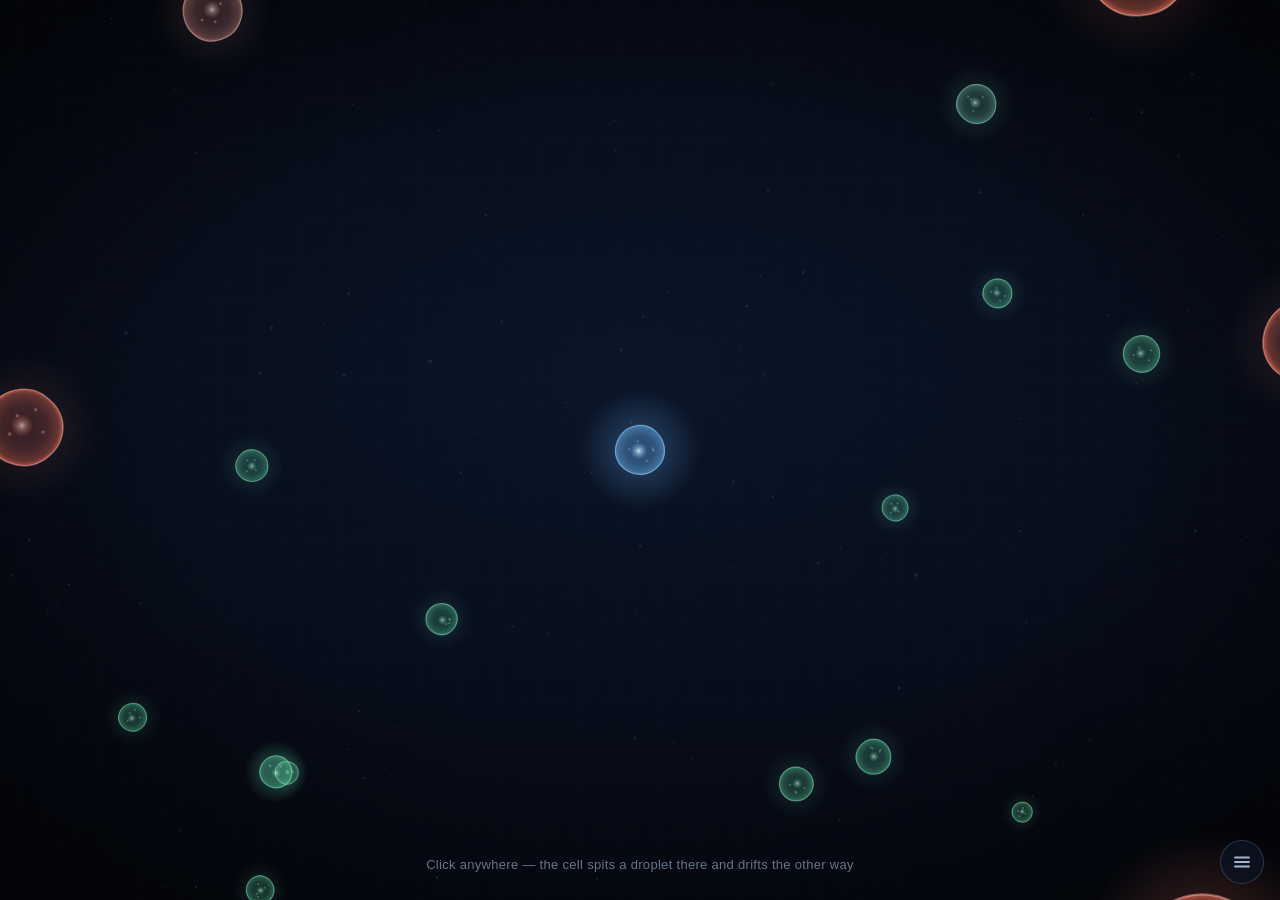
<file: osmos-lite/index.html>
<!doctype html>
<html lang="en">
<head>
<meta charset="utf-8">
<meta name="viewport" content="width=device-width,initial-scale=1,maximum-scale=1,user-scalable=no,viewport-fit=cover">
<meta name="theme-color" content="#030509">
<meta name="apple-mobile-web-app-capable" content="yes">
<meta name="mobile-web-app-capable" content="yes">
<meta name="apple-mobile-web-app-status-bar-style" content="black-translucent">
<title>Abstract Cell</title>
<link rel="manifest" href="manifest.webmanifest">
<link rel="stylesheet" href="style.css?v=25">
</head>
<body>

<canvas id="game"></canvas>
<div id="hint">Click anywhere — the cell spits a droplet there and drifts the other way</div>
<div id="over"><span>Absorbed — click to restart</span></div>
<pre id="debug"></pre>
<div id="netbar" hidden></div>

<button id="menuBtn" type="button" aria-label="Settings" aria-expanded="false" aria-controls="menu">
  <svg width="20" height="20" viewBox="0 0 20 20" aria-hidden="true">
    <path d="M3 5.5h14M3 10h14M3 14.5h14" stroke="currentColor" stroke-width="1.8" stroke-linecap="round"/>
  </svg>
</button>

<div id="menu" role="dialog" aria-label="Settings" hidden>
  <div class="m-title">Settings</div>

  <div id="mp-solo">
    <div class="m-btns"><button type="button" id="b-mp">Play with friends</button></div>
    <div class="m-note">Makes a room link for up to 6 players. Whoever opens it first hosts the world</div>
  </div>
  <div id="mp-room" hidden>
    <div class="m-row"><span>Room <b id="mp-code"></b></span><output id="mp-role"></output></div>
    <div class="m-players" id="mp-players"></div>
    <div class="m-btns"><button type="button" id="b-invite">Invite</button><button type="button" id="b-leave">Leave</button></div>
    <div class="m-note" id="mp-note"></div>
  </div>
  <div class="m-sep"></div>

  <label class="m-row" for="s-eject"><span>Droplet mass</span><output id="o-eject"></output></label>
  <input type="range" id="s-eject" min="0.25" max="10" step="0.25">

  <label class="m-row m-switch" for="s-zoom"><span>Camera zoom</span><input type="checkbox" id="s-zoom"></label>
  <label class="m-row m-switch" for="s-sound"><span>Sound</span><input type="checkbox" id="s-sound"></label>
  <label class="m-row m-switch" for="s-amb"><span>Ambience</span><input type="checkbox" id="s-amb"></label>

  <div class="m-row" id="ai-label"><span>Enemy behavior</span></div>
  <div class="m-chips" role="radiogroup" aria-labelledby="ai-label">
    <label><input type="radio" name="ai" value="drift"><span>Drift</span></label>
    <label><input type="radio" name="ai" value="hunt"><span>Hunt</span></label>
    <label><input type="radio" name="ai" value="school"><span>Schools</span></label>
    <label><input type="radio" name="ai" value="whirl"><span>Whirlpool</span></label>
    <label><input type="radio" name="ai" value="still"><span>Still</span></label>
  </div>
  <div class="m-note" id="o-ai" aria-live="polite"></div>

  <label class="m-row m-switch" for="s-bact"><span>Bacteria</span><input type="checkbox" id="s-bact"></label>
  <div class="m-note">Dark hunters that grab smaller cells with tentacles — you too. Burst away to break free</div>
  <div id="bact-amt" hidden>
    <label class="m-row" for="s-bamt"><span>Amount</span><output id="o-bamt"></output></label>
    <input type="range" id="s-bamt" min="0" max="1000" step="1">
  </div>

  <div class="m-sep" id="sep-world">New world</div>

  <label class="m-row" for="s-enemies"><span>Density</span><output id="o-enemies"></output></label>
  <input type="range" id="s-enemies" min="0" max="1000" step="1">

  <label class="m-row" for="s-diff"><span>Difficulty</span><output id="o-diff"></output></label>
  <input type="range" id="s-diff" min="0" max="100" step="5">

  <label class="m-row" for="s-map"><span>Map size</span><output id="o-map"></output></label>
  <input type="range" id="s-map" min="0" max="1000" step="1">

  <label class="m-row" for="s-maxe"><span>Max enemy size</span><output id="o-maxe"></output></label>
  <input type="range" id="s-maxe" min="0" max="1000" step="1">

  <div class="m-btns">
    <button type="button" id="b-defaults">Defaults</button>
    <button type="button" id="b-new">New world</button>
  </div>

  <label class="m-row m-switch m-last" for="s-debug"><span>Show FPS</span><input type="checkbox" id="s-debug"></label>
</div>

<script src="game.js?v=25"></script>
<script src="net.js?v=25"></script>
</body>
</html>
</file>
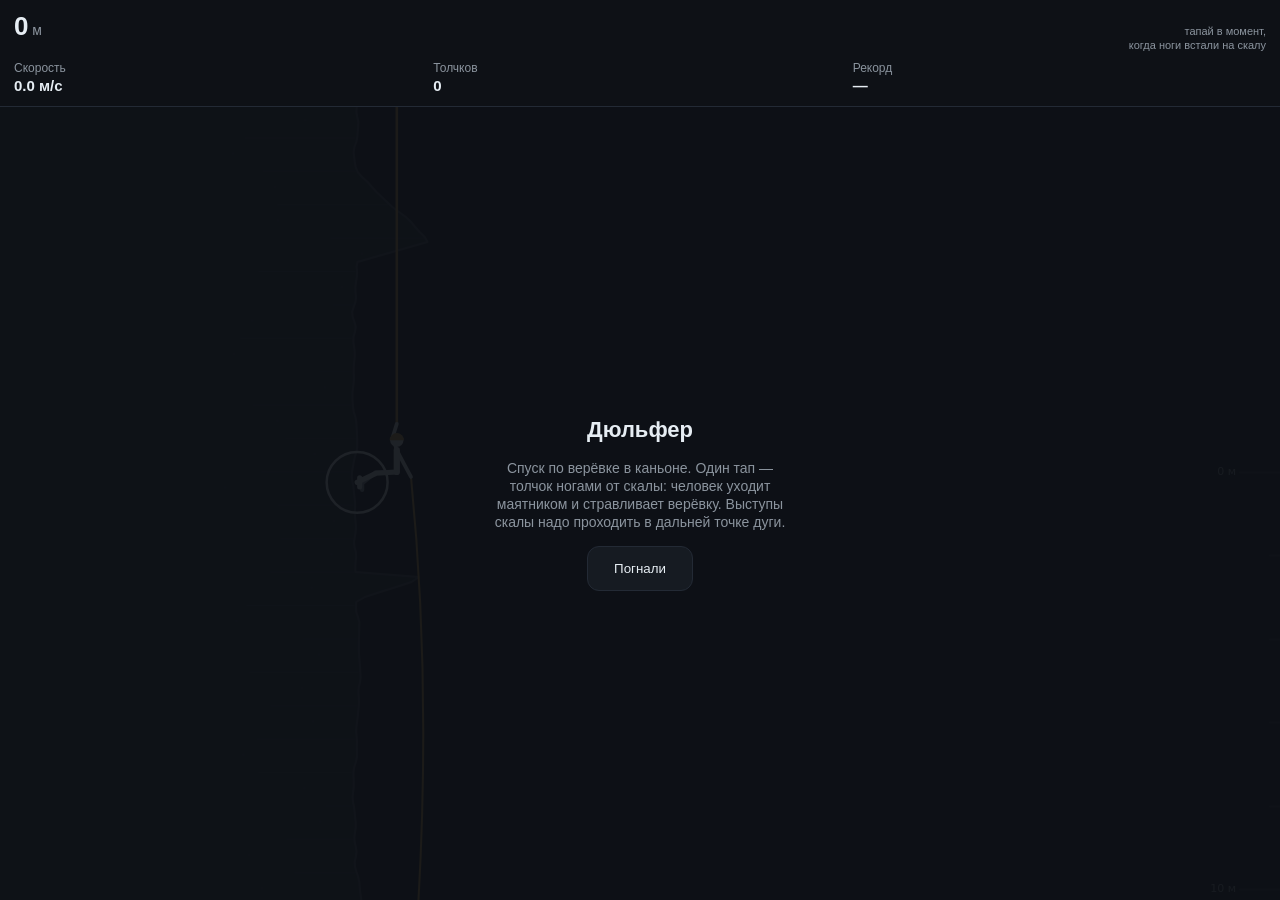
<file: rappel/index.html>
<!doctype html>
<html lang="ru">
<head>
<meta charset="utf-8">
<meta name="viewport" content="width=device-width,initial-scale=1,maximum-scale=1,user-scalable=no,viewport-fit=cover">
<meta name="theme-color" content="#0e1116">
<title>Abstract Rappel</title>
<style>
  /* touch-action не наследуется, поэтому ставим всем: убирает зум по двойному тапу */
  * { box-sizing: border-box; margin: 0; padding: 0; touch-action: manipulation }
  :root {
    --bg:#0e1116; --panel:#161b22; --line:#232a35;
    --fg:#e6edf3; --dim:#8b949e; --up:#2ea043; --down:#e5534b;
    color-scheme: dark;
  }
  body {
    display: flex; flex-direction: column; height: 100dvh; overflow: hidden;
    background: var(--bg); color: var(--fg);
    font: 14px/1.3 -apple-system, BlinkMacSystemFont, "Segoe UI", Roboto, sans-serif;
    padding: env(safe-area-inset-top) env(safe-area-inset-right) env(safe-area-inset-bottom) env(safe-area-inset-left);
    user-select: none; -webkit-user-select: none; -webkit-text-size-adjust: 100%;
  }
  header { padding: 10px 14px; border-bottom: 1px solid var(--line) }
  .row { display: flex; justify-content: space-between; align-items: baseline; gap: 10px }
  .depth { font-size: 26px; font-weight: 600 }
  .unit { color: var(--dim) }
  .hint { font-size: 11px; color: var(--dim); text-align: right }
  .stats { display: grid; grid-template-columns: repeat(3, 1fr); gap: 6px; margin-top: 8px; font-size: 12px; color: var(--dim) }
  .stats b { display: block; font-size: 15px; font-weight: 600; color: var(--fg) }
  .depth, .stats b { font-variant-numeric: tabular-nums }
  main { position: relative; flex: 1; min-height: 0; touch-action: none; -webkit-tap-highlight-color: transparent }
  canvas { display: block; width: 100%; height: 100% }
  #over {
    position: absolute; inset: 0; display: none; flex-direction: column; gap: 14px;
    align-items: center; justify-content: center; text-align: center; padding: 0 28px;
    background: rgba(14,17,22,.92);
  }
  #over.show { display: flex }
  #over h1 { font-size: 22px }
  #over p { color: var(--dim); max-width: 22em }
  button {
    padding: 14px 26px; border: 1px solid var(--line); border-radius: 12px;
    background: var(--panel); color: var(--fg); cursor: pointer;
    font: 600 16px/1 inherit; -webkit-tap-highlight-color: transparent;
  }
  button:active { transform: translateY(1px) }
</style>
</head>
<body>

<header>
  <div class="row">
    <span><span class="depth" id="depth">0</span><span class="unit"> м</span></span>
    <span class="hint">тапай в момент,<br>когда ноги встали на скалу</span>
  </div>
  <div class="stats">
    <div>Скорость<b id="spd">0.0 м/с</b></div>
    <div>Толчков<b id="kicks">0</b></div>
    <div>Рекорд<b id="best">&mdash;</b></div>
  </div>
</header>

<main>
  <canvas id="c"></canvas>
  <div id="over" class="show">
    <h1 id="verdict">Дюльфер</h1>
    <p id="result">Спуск по верёвке в каньоне. Один тап — толчок ногами от скалы: человек уходит маятником и стравливает верёвку. Выступы скалы надо проходить в дальней точке дуги.</p>
    <button id="go">Погнали</button>
  </div>
</main>

<script>
'use strict';

// Всё, что касается физики, считается в метрах: пиксели живут только в отрисовке.

// --- человек и снаряжение -------------------------------------------------
const SCALE = 19;      // метров по высоте экрана — отсюда масштаб в пикселях
const CYF   = 0.46;    // где висит человек, доля высоты экрана
const PXF   = 0.31;    // где проходит отвес верёвки, доля ширины
const ROPE  = 7;       // длина маятника: от неё зависит форма дуги
const REACH = 0.95;    // от бёдер до носка вытянутой ноги
const BODY  = 0.38;    // радиус корпуса: скала ближе — удар
const FOOT  = 0.25;    // ступни ниже бёдер
const THIGH = 0.5, SHIN = 0.5;
const TMAX  = 0.62;    // рад: дальше человека унесло бы за край экрана

// --- маятник и толчок -----------------------------------------------------
const OM2     = 4.0;   // «g/L» маятника: период 2π/√OM2 ≈ 3.1 с, значит дуга от
                       // скалы и назад — полторы секунды свободного полёта
const DAMP    = 0.22;  // трение, 1/с
const KICK    = 0.55;  // рад/с: толчок в самом конце окна
const SNAP    = 0.45;  // и сколько к нему добавляет толчок в начале окна
const WIN     = 0.35;  // с: столько ноги держат скалу — окно на толчок
const MISS    = 0.30;  // с: столько после толчка в воздух ноги сбиты
const SLOP    = 0.35;  // и такая доля окна остаётся, если встать пришлось сбитыми
const DRAG    = 0.55;  // с: столько можно проехать по скале, упираясь ногами

// --- спуск ----------------------------------------------------------------
const V0 = 2.5, VK = 0.006, VMAX = 5.5;   // м/с: база и разгон с каждым метром
const STEP  = 1 / 120; // шаг физики, с

const $ = id => document.getElementById(id);
const cv = $('c'), ctx = cv.getContext('2d');
const clamp = (v, a, b) => v < a ? a : v > b ? b : v;

let W = 0, H = 0, M = 0, PX = 0, CY = 0;   // экран: ширина, высота, px в метре, отвес, линия бёдер
let depth, ph, th, w, winT, dragT, miss, onRock, ext;
let dead, started, kicks, flash, hitT, hitX, hitY, last, hudAt;

// --- рекорд в localStorage ------------------------------------------------
const KEY = 'abstract-rappel';
let saved = {};
try { saved = JSON.parse(localStorage.getItem(KEY)) || {}; } catch (e) {}
function persist() { try { localStorage.setItem(KEY, JSON.stringify(saved)); } catch (e) {} }

// --- профиль скалы --------------------------------------------------------
// Порода задана шумом от глубины, а не массивом: скала бесконечна и одинакова
// при любом кадре, так что её не нужно нигде хранить.
function rnd(i, seed) {                // детерминированный хеш -> [0,1)
  let h = Math.imul(i | 0, 374761393) ^ Math.imul(seed, 668265263);
  h = Math.imul(h ^ (h >>> 13), 1274126177);
  return ((h ^ (h >>> 16)) >>> 0) / 4294967296;
}

function noise(x, seed) {               // сглаженный value-noise с периодом 1
  const i = Math.floor(x), f = x - i, s = f * f * (3 - 2 * f);
  return rnd(i, seed) * (1 - s) + rnd(i + 1, seed) * s;
}

// Вылет породы в метрах: 0 — средняя стена, плюс — выступ, минус — ниша.
// Ниши вдвое мельче выступов, иначе скала уезжает за левый край экрана.
// К глубине выступы становятся выше — иначе игра перестаёт усложняться, как
// только спуск упрётся в VMAX. А длина волны постоянная: если делить глубину на
// меняющийся период, рельеф рвётся в пилу на ровном месте.
function wall(d) {
  const v = 0.72 * (noise(ph + d / 9, 11) * 2 - 1) + 0.28 * (noise(ph + d / 4.5, 29) * 2 - 1);
  const face = v > 0 ? v * (2.1 + clamp(d / 500, 0, 1) * 1.1) : v * 1.15;
  return Math.max(face, shelf(d));   // не сумма: иначе карниз на выступе не облететь
}

// Карниз — полка с подрезом: сверху порода набегает плавно, а под полкой резко
// уходит внутрь. Опасен именно подрез: над головой камень, под ногами пустота,
// и ноги, которые идут первыми, выступа уже не чувствуют. Пройти можно только по
// дуге, зато снизу полку видно заранее. Одна на 11 м, к глубине — чаще и выше.
function shelf(d) {
  const q = ph + d / 11, i = Math.floor(q), k = clamp(d / 500, 0, 1);
  const h = rnd(i, 7);
  if (h < 0.65 - 0.35 * k) return 0;
  const t = (q - i - rnd(i, 13) * 0.6) * 11;          // метров ниже кромки полки
  if (t < -1.6 || t > 0.5) return 0;
  const top = (0.9 + h * 0.9) * (1 + 0.5 * k);
  return t < 0 ? top * (1 + t / 1.6) : top * (1 - t / 0.5);
}

// Мелкая шероховатость — только для картинки: зазубрина меньше ботинка
// не должна решать судьбу партии, поэтому в столкновения она не входит.
const rough = d => 0.11 * (noise(ph + d, 53) * 2 - 1) + 0.05 * (noise(ph + d * 3.1, 71) * 2 - 1);

// самый близкий к человеку камень на отрезке глубин
function peak(a, b) {
  let m = -9;
  for (let i = 0; i <= 5; i++) { const v = wall(a + (b - a) * i / 5); if (v > m) m = v; }
  return m;
}

// Куда дотягиваются ноги и что задевает корпус. Человек висит на отвесе,
// поднимаясь над линией покоя на ROPE*(1-cos th), поэтому глубины считаем от неё.
const rise = () => ROPE * (1 - Math.cos(th));
const footWall = () => peak(depth + 0.10 - rise(), depth + 0.45 - rise());
const bodyWall = () => peak(depth - 0.95 - rise(), depth + 0.10 - rise());

// --- партия ---------------------------------------------------------------
// Стартовать надо там, где стена в пределах досягаемости и без карниза над
// головой: иначе первый же кадр — удар, и играть не в чем.
function hostile(d) {
  const f = peak(d + 0.10, d + 0.45);
  return f < -0.9 || peak(d - 0.95, d + 0.10) > f + 0.5;
}

function reset() {
  ph = Math.random() * 1e4;              // сдвиг шума: у каждой партии своя скала
  while (hostile(0) || hostile(2) || hostile(4)) ph += 0.7;
  depth = 0;
  th = 0; w = 0; ext = 1; winT = WIN; dragT = 0; miss = 0; onRock = true;
  dead = false; started = false; kicks = 0; flash = 0; hitT = 0;
  last = performance.now(); hudAt = 0;
  over('Дюльфер', 'Спуск по верёвке в каньоне. Один тап — толчок ногами от скалы: человек уходит маятником и стравливает верёвку. Выступы скалы надо проходить в дальней точке дуги.', 'Погнали');
  hud();
}

function over(title, text, btn) {
  $('verdict').textContent = title;
  $('result').textContent = text;
  $('go').textContent = btn;
  $('over').classList.add('show');
}

function begin() {
  if (dead) reset();
  $('over').classList.remove('show');
  started = true;
  last = performance.now();
  kick();                                // первый тап сразу и отталкивает
}

function crash(why) {
  dead = true;
  const m = Math.round(depth);
  saved.best = Math.max(saved.best || 0, m);
  persist();
  hitX = ROPE * Math.sin(th); hitY = -rise(); hitT = 0;
  const tail = ' Глубина: ' + m + ' м · рекорд: ' + saved.best + ' м.';
  over(why === 'drag' ? 'Протащило по скале' : 'Впечатался в скалу',
       (why === 'drag'
         ? 'Толкаться надо в тот момент, когда ноги встали на камень: пропустил — и верёвка тащит тебя по породе.'
         : 'Нависание надо проходить в дальней точке дуги: толчок в самом начале окна, тогда вылет выше.') + tail,
       'Ещё раз');
  hud();
}

// --- толчок ---------------------------------------------------------------
// Сила толчка абсолютная, а не считается от угла стойки: встать можно и в нишу,
// где угол отрицательный, и дуга тогда выходила бы вдвое ниже задуманной.
// У маятника период не зависит от амплитуды, поэтому глубина прыжка при любом
// толчке примерно одна, а точность тапа решает ровно одно — насколько далеко от
// скалы человек пролетит. В воздухе тап только болтает ногами.
function kick() {
  if (dead || !started) return;
  if (winT <= 0) { miss = MISS; flash = -0.14; return; }   // толчок в воздух — ноги сбиты
  w = KICK + SNAP * (winT / WIN);
  winT = 0; flash = 0.18; kicks++;
}

// --- физика ---------------------------------------------------------------
// Угол, на котором носок достаёт до камня: ROPE*sin(th) - REACH = wall - REACH.
// Пиксели тут не нужны — вся физика в метрах и радианах.
const footAngle = () => Math.asin(clamp(footWall() / ROPE, -1, 1));

function sim(dt) {
  // спуск: база растёт с глубиной, ноги на скале придерживают, толчок стравливает
  const v = speed();
  depth += v * dt;

  // маятник
  w -= OM2 * Math.sin(th) * dt;
  w -= w * Math.min(DAMP * dt, 1);
  th += w * dt;
  if (th > TMAX) { th = TMAX; if (w > 0) w = 0; }

  // Ноги упираются в породу и не пускают внутрь — это чистая геометрия.
  const fa = footAngle(), was = onRock;
  onRock = th <= fa;
  if (onRock) {
    th = fa;
    if (w < 0) w = 0;                       // удар погасили ноги
    // Встал в стойку — открылось окно на толчок. Открывается только по фронту:
    // пока ноги не оторвались от породы, второй раз встать нельзя. Если перед
    // этим человек махнул ногами в воздух, окно откроется куцым — толкнуться
    // можно, но слабо. Совсем закрывать нельзя, иначе один неудачный тап запирал
    // бы игрока навсегда.
    if (!was) winT = WIN * (miss > 0 ? SLOP : 1);
  } else dragT = 0;
  if (winT > 0) winT -= dt;
  if (onRock && winT <= 0) dragT += dt;     // стойка ушла — человека тащит по скале
  if (miss > 0) miss -= dt;

  // ноги в кадре: на скале вытянуты, в воздухе поджаты и тянутся к породе
  const target = hold() ? 1 : 0.68 + 0.32 * Math.max(0, flash / 0.18);
  ext += (target - ext) * Math.min(dt * 16, 1);
  if (flash > 0) flash = Math.max(0, flash - dt);
  if (flash < 0) flash = Math.min(0, flash + dt);

  // Два способа проиграть: поймать корпусом камень или проехать по скале.
  // Второе — ровно то, чего в дюльфере и нельзя: спускаться, упираясь ногами в
  // породу. Верёвка идёт, ноги скребут, и это кончается срывом.
  if (ROPE * Math.sin(th) < bodyWall() - REACH + BODY) crash('rock');
  else if (dragT > DRAG) crash('drag');
}

// Ноги держат скалу лишь мгновение, пока не ушла инерция: ровно в это время
// верёвка стоит, и это единственная пауза в спуске. Оттолкнулся — ушёл по дуге и
// поехал вниз. Не успел — ноги соскользнули, дуги нет, и дальше человек падает
// вдоль самой скалы, где его достаёт любое нависание.
const hold = () => winT > 0;
function speed() {
  return hold() ? 0 : Math.min(V0 + depth * VK, VMAX);
}

// --- интерфейс ------------------------------------------------------------
function hud() {
  $('depth').textContent = Math.round(depth);
  $('spd').textContent = (started && !dead ? speed() : 0).toFixed(1) + ' м/с';
  $('kicks').textContent = kicks;
  $('best').textContent = saved.best ? saved.best + ' м' : '—';
}

function resize() {
  const r = cv.getBoundingClientRect(), d = Math.min(window.devicePixelRatio || 1, 2);
  W = r.width; H = r.height;
  // масштаб задаёт высота, но по ширине должны уместиться и ниши, и вынос дуги
  M = Math.min(H / SCALE, W * 0.14);
  PX = W * PXF; CY = H * CYF;
  cv.width = Math.round(W * d); cv.height = Math.round(H * d);
  ctx.setTransform(d, 0, 0, d, 0, 0);
}

// экран -> глубина и глубина -> экран
const atY = y => depth + (y - CY) / M;
const yOf = d => CY + (d - depth) * M;
const surfPx = d => PX + (wall(d) + rough(d) - REACH) * M;

function draw() {
  ctx.clearRect(0, 0, W, H);
  ctx.font = '11px system-ui, sans-serif';
  ctx.textBaseline = 'middle';

  rock();
  axis();
  ropeLine();
  person();
  if (dead) burst();
}

function rock() {
  ctx.beginPath();
  ctx.moveTo(0, -20);
  for (let y = -20; y <= H + 20; y += 5) ctx.lineTo(surfPx(atY(y)), y);
  ctx.lineTo(0, H + 20);
  ctx.closePath();
  ctx.fillStyle = '#1a212b';
  ctx.fill();

  // штрихи вдоль края и крапины: по ним видно, что скала едет наверх
  ctx.lineWidth = 1;
  const top = atY(-1), bot = atY(H + 1);
  for (let k = Math.floor(top / 0.8) * 0.8; k <= bot; k += 0.8) {
    const r = rnd(Math.round(k / 0.8), 91), x = surfPx(k), y = yOf(k);
    ctx.strokeStyle = 'rgba(230,237,243,' + (0.03 + r * 0.05).toFixed(3) + ')';
    ctx.beginPath();
    ctx.moveTo(Math.max(0, x - (0.5 + r * 2.2) * M), y);
    ctx.lineTo(x - 2, y);
    ctx.stroke();
    ctx.fillStyle = 'rgba(230,237,243,.05)';
    ctx.fillRect(Math.max(1, x - (0.3 + rnd(Math.round(k / 0.8), 97) * 3) * M), y + 0.35 * M, 2, 2);
  }

  // кромка: по ней читается форма выступа, поэтому она ярче самой породы
  ctx.beginPath();
  for (let y = -20; y <= H + 20; y += 5) {
    const x = surfPx(atY(y));
    y === -20 ? ctx.moveTo(x, y) : ctx.lineTo(x, y);
  }
  ctx.strokeStyle = '#3b4553';
  ctx.lineWidth = 2; ctx.lineJoin = 'round';
  ctx.stroke();
}

function axis() {
  const top = depth - CY / M, bot = top + H / M;
  ctx.textAlign = 'right';
  for (let k = Math.ceil(top / 2) * 2; k <= bot; k += 2) {
    const y = Math.round(CY + (k - depth) * M) + .5, big = k % 10 === 0;
    if (k < 0) continue;
    ctx.strokeStyle = '#232a35';
    ctx.beginPath(); ctx.moveTo(W - (big ? 40 : 10), y); ctx.lineTo(W, y); ctx.stroke();
    if (big) { ctx.fillStyle = '#8b949e'; ctx.fillText(k + ' м', W - 44, y); }
  }
  ctx.textAlign = 'left';
}

// Верёвка уходит вверх по линии маятника и теряется за верхним краем: якорь
// остался далеко наверху, и видеть его не нужно.
function ropeLine() {
  const s = Math.sin(th), c = Math.cos(th);
  const hx = PX + ROPE * s * M, hy = CY - ROPE * (1 - c) * M;
  const gx = hx - 1.15 * s * M, gy = hy - 1.15 * c * M;   // рука на верёвке
  const len = (gy + 30) / Math.max(c, 0.2);
  ctx.strokeStyle = '#c99a3c';
  ctx.lineWidth = 2.5;
  ctx.beginPath(); ctx.moveTo(gx, gy); ctx.lineTo(gx - s * len, gy - c * len); ctx.stroke();

  // и свободный конец, который человек держит тормозящей рукой
  const bx = hx + (0.34 * c + 0.12 * s) * M, by = hy + (-0.34 * s + 0.12 * c) * M;
  ctx.lineWidth = 2;
  ctx.beginPath();
  ctx.moveTo(bx, by);
  ctx.quadraticCurveTo(bx + 0.5 * M + w * 6, (by + H) / 2, bx + 0.15 * M, H + 20);
  ctx.stroke();
}

// двухкостная кисть: колено (или локоть) отводим в сторону bend
function joint(ax, ay, bx, by, l1, l2, bend) {
  const dx = bx - ax, dy = by - ay;
  const d = Math.min(Math.hypot(dx, dy) || 1e-6, l1 + l2 - 1e-4);
  const a = (l1 * l1 - l2 * l2 + d * d) / (2 * d);
  const h = Math.sqrt(Math.max(0, l1 * l1 - a * a));
  return [ax + (a * dx - h * dy * bend) / d, ay + (a * dy + h * dx * bend) / d];
}

function person() {
  const s = Math.sin(th), c = Math.cos(th);
  const hx = PX + ROPE * s * M, hy = CY - ROPE * (1 - c) * M;
  // локальные оси: ly — вверх по верёвке, lx — от скалы. Корпус висит по верёвке,
  // а ноги живут в экранных координатах: они тянутся к породе по горизонтали.
  const lp = (lx, ly) => [hx + (lx * c + ly * s) * M, hy + (-lx * s + ly * c) * M];
  const sh = lp(0, -0.52), hd = lp(0, -0.76), gr = lp(0, -1.15), bh = lp(0.34, 0.12);

  // ноги: до породы, но не дальше вытянутой ноги
  const gap = clamp(Math.min(ROPE * s - footWall() + REACH, REACH * ext), 0.3, REACH);
  const fx = hx - gap * M, fy = hy + FOOT * M;

  ctx.lineCap = 'round'; ctx.lineJoin = 'round';

  // дальняя нога — тусклее и чуть ниже, так фигура читается объёмнее
  leg(hx, hy, fx + 0.06 * M, fy + 0.07 * M, '#8f9aa8', 0.1);
  leg(hx, hy, fx, fy, '#e6edf3', 0.12);

  ctx.strokeStyle = '#e6edf3';
  ctx.lineWidth = 0.15 * M;
  ctx.beginPath(); ctx.moveTo(hx, hy); ctx.lineTo(sh[0], sh[1]); ctx.stroke();   // корпус

  ctx.lineWidth = 0.09 * M;
  const el1 = joint(sh[0], sh[1], gr[0], gr[1], 0.33 * M, 0.33 * M, -1);
  ctx.beginPath(); ctx.moveTo(sh[0], sh[1]); ctx.lineTo(el1[0], el1[1]); ctx.lineTo(gr[0], gr[1]); ctx.stroke();
  const el2 = joint(sh[0], sh[1], bh[0], bh[1], 0.33 * M, 0.33 * M, 1);
  ctx.beginPath(); ctx.moveTo(sh[0], sh[1]); ctx.lineTo(el2[0], el2[1]); ctx.lineTo(bh[0], bh[1]); ctx.stroke();

  ctx.fillStyle = '#e6edf3';
  ctx.beginPath(); ctx.arc(hd[0], hd[1], 0.16 * M, 0, 7); ctx.fill();
  ctx.fillStyle = '#c99a3c';                                  // каска
  ctx.beginPath(); ctx.arc(hd[0], hd[1], 0.17 * M, Math.PI - th, 2 * Math.PI - th); ctx.fill();

  // окно точного толчка: пока кольцо у ботинка не сжалось, удар ещё можно вернуть в дугу
  if (hold()) {
    ctx.strokeStyle = 'rgba(46,160,67,' + (0.25 + 0.75 * winT / WIN).toFixed(2) + ');';
    ctx.lineWidth = 2.5;
    ctx.beginPath(); ctx.arc(fx, fy, (0.18 + 0.55 * winT / WIN) * M, 0, 7); ctx.stroke();
  }
}

function leg(hx, hy, fx, fy, color, wd) {
  const kn = joint(hx, hy, fx, fy, THIGH * M, SHIN * M, 1);
  ctx.strokeStyle = color; ctx.lineWidth = wd * M;
  ctx.beginPath();
  ctx.moveTo(hx, hy); ctx.lineTo(kn[0], kn[1]); ctx.lineTo(fx, fy);
  ctx.moveTo(fx + 0.06 * M, fy - 0.11 * M); ctx.lineTo(fx + 0.06 * M, fy + 0.11 * M);   // подошва
  ctx.stroke();
}

function burst() {
  hitT += 1 / 60;
  const r = (0.3 + hitT * 6) * M, a = Math.max(0, 1 - hitT * 1.6);
  ctx.strokeStyle = 'rgba(229,83,75,' + a.toFixed(2) + ')';
  ctx.lineWidth = 3;
  ctx.beginPath(); ctx.arc(PX + hitX * M, CY + hitY * M, r, 0, 7); ctx.stroke();
}

// --- цикл -----------------------------------------------------------------
function frame(now) {
  if (started && !dead) {
    let acc = (now - last) / 1000;
    if (acc > 0.25) acc = STEP;          // вкладка была свёрнута — не догоняем
    while (acc > 1e-6 && !dead) { const dt = Math.min(STEP, acc); sim(dt); acc -= dt; }
    if (now - hudAt > 80) { hud(); hudAt = now; }
  }
  last = now;
  draw();
  requestAnimationFrame(frame);
}

$('go').onclick = begin;
document.querySelector('main').addEventListener('pointerdown', e => {
  if ($('over').classList.contains('show')) return;   // там своя кнопка
  e.preventDefault();
  kick();
});
addEventListener('keydown', e => {
  if (e.key !== ' ' && e.key !== 'ArrowUp' && e.key !== 'Enter') return;
  e.preventDefault();
  $('over').classList.contains('show') ? begin() : kick();
});
new ResizeObserver(resize).observe(cv);

resize();
reset();
requestAnimationFrame(frame);
</script>
</body>
</html>
</file>
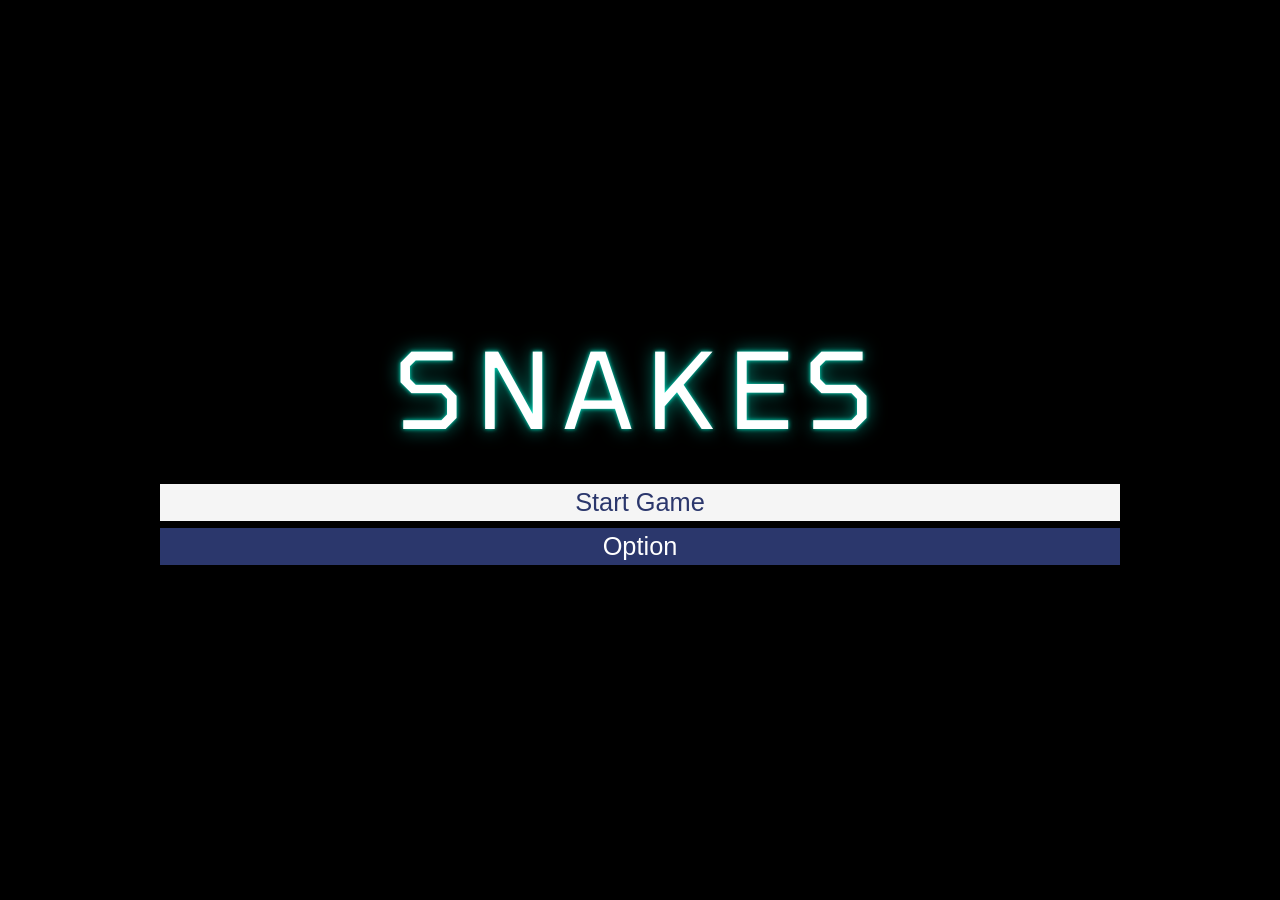
<file: Snake3D/index.html>
<!doctype html>
<html lang="en">
<head>
  <meta charset="utf-8">
  <meta name="viewport" content="width=device-width,initial-scale=1,maximum-scale=1,user-scalable=no,viewport-fit=cover">
  <meta name="theme-color" content="#000000">
  <title>Snakes 3D</title>
  <link rel="stylesheet" href="style.css?v=26">
</head>
<body>
  <main id="app">
    <canvas id="game" aria-label="Snakes 3D"></canvas>

    <section id="hud" class="hidden">
      <div class="top">
        <div class="third popups" id="popups"></div>
        <div class="third state">
          <div id="score">000000</div>
          <div class="power"><div></div></div>
        </div>
        <div class="third combo"><span id="mult">x1</span></div>
      </div>
      <div id="found" class="hidden"></div>
      <button id="pause-button" aria-label="Pause"><span>Pause</span></button>
      <div id="start-prompt" class="hidden">Tap to start</div>
      <button id="boost-button" class="hidden" aria-label="Boost"><span>Boost</span></button>
      <div id="fps" class="hidden"></div>
    </section>

    <section id="menu">
      <div class="panel" data-panel="main">
        <div class="logo">SNAKES</div>
        <button data-go="start">Start Game</button>
        <button data-go="options">Option</button>
      </div>
      <div class="panel hidden" data-panel="start">
        <h2>Start Game</h2>
        <button id="continue">Continue</button>
        <button data-go="new">Select Level</button>
        <div class="space"></div>
        <button data-back>Back</button>
      </div>
      <div class="panel hidden" data-panel="new">
        <h2>Select Level</h2>
        <select id="level-select" aria-label="Level"></select>
        <div class="level-card">
          <canvas id="level-preview" width="120" height="120"></canvas>
          <div><div id="level-name">Level 0</div><div id="level-kind">Initial</div></div>
        </div>
        <div class="label" id="level-count"></div>
        <button id="select-level">Select</button>
        <div class="space"></div>
        <button data-back>Back</button>
      </div>
      <div class="panel hidden" data-panel="options">
        <h2>Options</h2>
        <div class="settings">
          <label for="music-volume">Music</label>
          <input type="range" id="music-volume" min="0" max="1" step="0.01">
          <label for="sfx-volume">Sound</label>
          <input type="range" id="sfx-volume" min="0" max="1" step="0.01">
          <label for="view-distance">View distance <span id="view-value">120%</span></label>
          <input type="range" id="view-distance" min="1" max="1.5" step="0.01">
          <span>Graphics</span>
          <div class="row" data-setting="graphics"><button data-value="modern">Modern</button><button data-value="classic">Classic</button></div>
          <label for="item-glow">Item glow <span id="glow-value">75%</span></label>
          <input type="range" id="item-glow" min="0.2" max="1" step="0.01">
          <label for="item-color">Item color <span id="color-value">0%</span></label>
          <input type="range" id="item-color" min="0" max="1" step="0.01">
          <span>Color grading</span>
          <div class="row" data-setting="grading"><button data-value="on">On</button><button data-value="off">Off</button></div>
          <span>Score pop-ups</span>
          <div class="row" data-setting="popups"><button data-value="on">On</button><button data-value="off">Off</button></div>
          <span>Boost button</span>
          <div class="row" data-setting="boostButton"><button data-value="on">On</button><button data-value="off">Off</button></div>
          <span>Frame rate</span>
          <div class="row" data-setting="frameRate"><button data-value="auto">Auto</button><button data-value="60">60</button><button data-value="max">Max</button></div>
          <span>FPS counter</span>
          <div class="row" data-setting="fpsCounter"><button data-value="on">On</button><button data-value="off">Off</button></div>
          <span>Score</span>
          <div class="row" data-setting="scoreShown"><button data-value="on">On</button><button data-value="off">Off</button></div>
          <span>Keep finds</span>
          <div class="row" data-setting="keepFound"><button data-value="on">On</button><button data-value="off">Off</button></div>
        </div>
        <div class="space"></div>
        <button id="reset-data">Reset All Data</button>
        <button data-back>Back</button>
      </div>
      <div class="panel hidden" data-panel="pause">
        <h2>Pause</h2>
        <button id="resume">Continue</button>
        <button id="restart-level">Restart Level</button>
        <button data-go="options">Options</button>
        <div class="space"></div>
        <button id="to-menu">Main Menu</button>
      </div>
      <div class="panel hidden" data-panel="complete">
        <h2>Level Complete</h2>
        <div class="label" id="complete-level"></div>
        <div class="results">
          <span>Time</span><span id="complete-time"></span>
          <span>Total Score</span><span id="complete-score"></span>
        </div>
        <button id="next-map">Next Level</button>
        <button id="stay-map">Stay on This Level</button>
        <button id="replay-map">Replay Level</button>
        <div class="space"></div>
        <button id="complete-to-menu">Main Menu</button>
      </div>
      <div class="panel hidden" data-panel="lost">
        <h2>Game Over</h2>
        <div class="label" id="lost-stage"></div>
        <button id="continue-search" class="hidden" disabled>Continue</button>
        <button id="retry-level">Restart Level</button>
        <div class="space"></div>
        <button id="lost-to-menu">Main Menu</button>
      </div>
    </section>

    <div id="fade"></div>
  </main>
  <script src="vendor/three.min.js"></script>
  <script src="nsnakes-data.js?v=8"></script>
  <script src="levels.js?v=95"></script>
  <script src="game.js?v=80"></script>
</body>
</html>
</file>
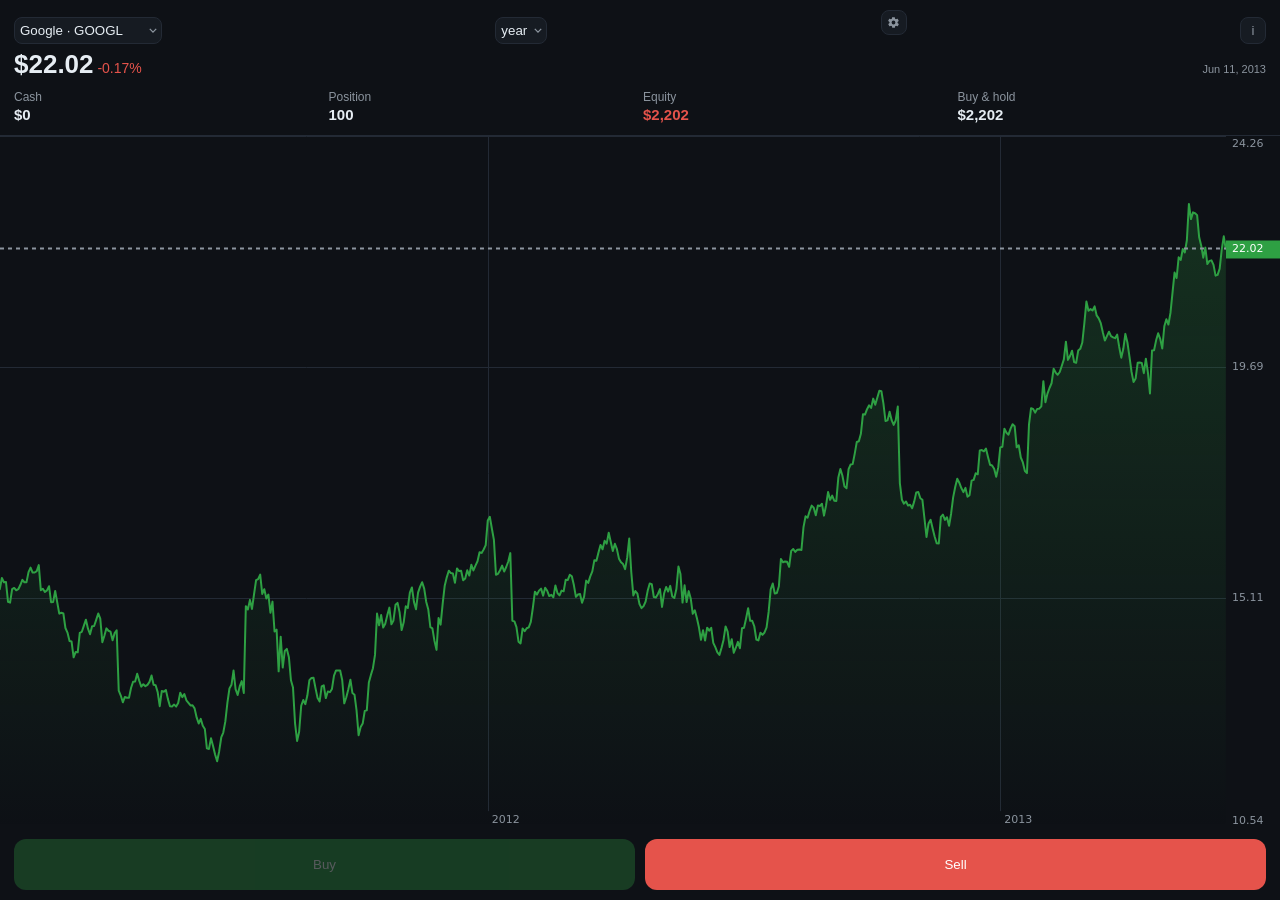
<file: trader/index.html>
<!doctype html>
<html lang="en">
<head>
<meta charset="utf-8">
<meta name="viewport" content="width=device-width,initial-scale=1,maximum-scale=1,user-scalable=no,viewport-fit=cover">
<meta name="theme-color" content="#0e1116">
<title>Abstract Trader</title>
<style>
  /* touch-action не наследуется, поэтому ставим всем: убирает зум по двойному тапу */
  * { box-sizing: border-box; margin: 0; padding: 0; touch-action: manipulation }
  :root {
    --bg:#0e1116; --panel:#161b22; --line:#232a35;
    --fg:#e6edf3; --dim:#8b949e; --up:#2ea043; --down:#e5534b;
    color-scheme: dark;
  }
  body {
    display: flex; flex-direction: column; height: 100dvh; overflow: hidden;
    background: var(--bg); color: var(--fg);
    font: 14px/1.3 -apple-system, BlinkMacSystemFont, "Segoe UI", Roboto, sans-serif;
    padding: env(safe-area-inset-top) env(safe-area-inset-right) env(safe-area-inset-bottom) env(safe-area-inset-left);
    user-select: none; -webkit-user-select: none; -webkit-text-size-adjust: 100%;
  }
  header { padding: 10px 14px; border-bottom: 1px solid var(--line) }
  .row { display: flex; justify-content: space-between; align-items: baseline; flex-wrap: wrap; gap: 6px 6px }
  .row + .row { margin-top: 4px }
  .price { font-size: 26px; font-weight: 600 }
  .hint { font-size: 11px; color: var(--dim) }
  select {
    max-width: 62%; padding: 5px 15px 5px 5px; border: 1px solid var(--line); border-radius: 8px;
    background: var(--panel); color: var(--fg); font: 600 12px/1 inherit; cursor: pointer;
    appearance: none; -webkit-appearance: none;   /* нативная стрелка съедает вдвое больше места */
    background-image: url("data:image/svg+xml,%3Csvg xmlns='http://www.w3.org/2000/svg' viewBox='0 0 10 6' fill='none' stroke='%238b949e' stroke-width='1.6'%3E%3Cpath d='M1 1l4 4 4-4'/%3E%3C/svg%3E");
    background-repeat: no-repeat; background-position: right 4px center; background-size: 8px 5px;
  }
  #what, #gear {
    flex: none; width: 26px; padding: 5px 0; border: 1px solid var(--line); border-radius: 8px;
    background: var(--panel); color: var(--dim); font: 600 12px/1 inherit;
  }
  #gear svg { display: block; margin: 0 auto }
  /* карточки справки и настроек — подложка во весь экран: тап в любом месте закрывает */
  #info, #setup {
    position: fixed; inset: 0; z-index: 3; display: flex; align-items: center;
    padding: 16px; background: rgba(14,17,22,.55); cursor: pointer;
  }
  #info[hidden], #setup[hidden] { display: none }   /* иначе display:flex по id перебьёт скрытие */
  #info .card, #setup .card {
    width: 100%; max-width: 420px; margin: 0 auto;
    padding: 14px 16px; border: 1px solid var(--line); border-radius: 12px;
    background: var(--panel); font-size: 13px; line-height: 1.45;
  }
  #info p + p, #setup p + p { margin-top: 8px }
  .choice { display: grid; gap: 8px; margin-top: 10px }
  .choice button {
    padding: 12px 14px; border: 1px solid var(--line); border-radius: 10px; text-align: left;
    background: var(--bg); color: var(--fg); font: 600 14px/1 inherit;
  }
  .choice button.on { border-color: var(--up); color: var(--up) }
  .stats { display: grid; grid-template-columns: repeat(4, 1fr); gap: 6px; margin-top: 8px; font-size: 12px; color: var(--dim) }
  .stats b { display: block; font-size: 15px; font-weight: 600; color: var(--fg) }
  .num, .price, .stats b { font-variant-numeric: tabular-nums }
  main { position: relative; flex: 1; min-height: 0 }
  canvas { display: block; width: 100%; height: 100% }
  footer { position: relative; display: grid; grid-template-columns: 1fr 1fr; gap: 10px; padding: 10px 14px }
  /* подтверждение сделки: цифра взлетает над нажатой кнопкой и тает */
  .pop {
    position: absolute; bottom: 100%; width: 120px; margin-left: -60px;
    text-align: center; font: 600 15px/1 inherit; pointer-events: none;
    animation: rise .7s ease-out forwards;
  }
  @keyframes rise {
    from { opacity: 1; transform: translateY(-2px) }
    to   { opacity: 0; transform: translateY(-38px) }
  }
  button {
    padding: 18px 0; border: 0; border-radius: 12px; color: #fff; cursor: pointer;
    font: 600 17px/1 inherit; -webkit-tap-highlight-color: transparent;
  }
  button.off { opacity: .3 }
  button:active:not(.off) { transform: translateY(1px) }
  #buy { background: var(--up) } #sell { background: var(--down) }
  #over {
    position: absolute; z-index: 1; left: 10px; right: 10px; bottom: 10px;
    display: none; flex-direction: column; gap: 10px; align-items: center; text-align: center;
    padding: 14px 16px; border: 1px solid var(--line); border-radius: 12px;
    background: rgba(22,27,34,.96);
  }
  #over.show { display: flex }
  #over h1 { font-size: 17px }
  #over p { font-size: 13px; color: var(--dim) }
  #restart { background: var(--panel); border: 1px solid var(--line); padding: 10px 22px; font: 600 14px/1 inherit }
</style>
</head>
<body>

<header>
  <div class="row">
    <select id="src"></select>
    <select id="year" hidden></select>
    <select id="month" hidden></select>
    <button id="gear" title="Trade size" aria-label="Trade size"><svg viewBox="0 0 24 24" width="13" height="13" fill="currentColor" aria-hidden="true"><path d="M19.4 13a7.8 7.8 0 0 0 0-2l2.1-1.6a.5.5 0 0 0 .1-.6l-2-3.5a.5.5 0 0 0-.6-.2l-2.5 1a7.6 7.6 0 0 0-1.7-1l-.4-2.6a.5.5 0 0 0-.5-.4h-4a.5.5 0 0 0-.5.4l-.4 2.6a7.6 7.6 0 0 0-1.7 1l-2.5-1a.5.5 0 0 0-.6.2l-2 3.5a.5.5 0 0 0 .1.6L4.6 11a7.8 7.8 0 0 0 0 2l-2.1 1.6a.5.5 0 0 0-.1.6l2 3.5a.5.5 0 0 0 .6.2l2.5-1a7.6 7.6 0 0 0 1.7 1l.4 2.6a.5.5 0 0 0 .5.4h4a.5.5 0 0 0 .5-.4l.4-2.6a7.6 7.6 0 0 0 1.7-1l2.5 1a.5.5 0 0 0 .6-.2l2-3.5a.5.5 0 0 0-.1-.6zM12 15.5A3.5 3.5 0 1 1 15.5 12 3.5 3.5 0 0 1 12 15.5z"/></svg></button>
    <button id="what" title="What's going on here">i</button>
  </div>
  <div class="row">
    <span>
      <span class="price" id="price">$10.00</span>
      <span class="num" id="chg">0.00%</span>
    </span>
    <span class="hint" id="hint" title="One tick is one trading day"></span>
  </div>
  <div class="stats">
    <div>Cash<b id="cash">$0</b></div>
    <div>Position<b id="shares">100</b></div>
    <div>Equity<b id="equity">$1000</b></div>
    <div>Buy &amp; hold<b id="hold">$1000</b></div>
  </div>
</header>

<main>
  <canvas id="c"></canvas>
  <div id="over">
    <h1 id="verdict"></h1>
    <p id="result"></p>
    <button id="restart">Start over</button>
  </div>
</main>

<footer>
  <button id="buy">Buy</button>
  <button id="sell">Sell</button>
</footer>

<div id="info" hidden>
  <div class="card">
    <p><b>A real market.</b> One tick is one trading day from the chosen security's history.</p>
    <p><b>Two buttons.</b> Buy or sell. The gear sets how much one press moves.</p>
    <p><b>Beat buy &amp; hold.</b> The column up top shows what you would have if you simply
       held the starting position and never traded at all. You cannot lose — the run ends
       when the security's history runs out.</p>
  </div>
</div>

<div id="setup" hidden>
  <div class="card">
    <p><b>Trade size.</b> How much one press of Buy or Sell moves.</p>
    <div class="choice">
      <button data-size="lot">10 units per press</button>
      <button data-size="max">As many as possible</button>
    </div>
  </div>
</div>

<script src="data/index.js"></script>
<script>
'use strict';

// --- правила игры ---------------------------------------------------------
const TICK   = 100;    // мс на одну котировку
const POINTS = 600;    // точек в окне графика (= 60 секунд истории)
const LOT    = 10;     // акций в одной сделке
const START  = { price: 10, cash: 1000, shares: 0 };    // выдуманная бумага: денег дали, акций нет
const REAL   = { cash: 0, shares: 100 };               // настоящая: наоборот, сто акций и ноль денег

// --- модель случайного рынка ----------------------------------------------
const SIGMA = 0.003;   // волатильность за тик (в лог-доходности)
const PULL  = 0.0008;  // возврат к справедливой цене
const AXIS  = 54;      // ширина шкалы цен, px

// --- источники котировок --------------------------------------------------
// SIM — генератор, остальное — дневные бары реальных бумаг, цены настоящие.
const SIM = 'SIM';
const DEFAULT = 'GOOGL';               // что показываем новому игроку
const TICKERS = window.TICKERS || {};   // код бумаги -> название
const QUOTES = window.QUOTES || {};    // сюда попадают уже загруженные ряды

const $ = id => document.getElementById(id);
const cv = $('c'), ctx = cv.getContext('2d');
const hist = new Float32Array(POINTS);    // кольцевой буфер котировок
const months = new Uint16Array(POINTS);  // и код месяца каждого бара: (год - 1970) * 12 + месяц

let head = 0, price, cash, shares, avg;
let drift, regimeEnd, tickAt;
let srcKey = SIM, src = null, series = null, idx = 0, ts = 0;
let startAt = -1;                          // -1 — начинать со случайного места истории
let factor = 1;                            // накопленное дробление акций
let base = START.price, startEq = 0;
let cur = '$';                         // валюта бумаги, она же валюта счёта
let cents = false;                     // на старой истории цены центовые — печатаем копейки
let paused = false;                    // пока открыта справка, время стоит
let done = false;                      // история кончилась — партия замерла на последнем баре
let maxMode = true;                    // за одно нажатие: сколько влезет или ровно LOT
let redraw = true;                     // перерисовать один раз, даже если партия замерла
let W = 0, H = 0, PW = 0, upFill, downFill;

// --- рынок ----------------------------------------------------------------
let spare = null;
function gauss() {                     // Бокс—Мюллер, вторую величину кэшируем
  if (spare !== null) { const v = spare; spare = null; return v; }
  const r = Math.sqrt(-2 * Math.log(1 - Math.random())), a = 2 * Math.PI * Math.random();
  spare = r * Math.sin(a);
  return r * Math.cos(a);
}

function newRegime(now) {              // новый тренд длиной 2...30 секунд
  drift = (Math.random() * 2 - 1) * 0.0005;
  regimeEnd = now + 2000 + Math.random() * 28000;
}

const NUM = new Intl.NumberFormat('en-US');
const short = v =>                     // 1 234 · 12k · 3.4M — иначе настоящие котировки не влезают
  v >= 1e6 ? (v / 1e6).toFixed(1) + 'M' :
  v >= 1e4 ? (v / 1e3).toFixed(1) + 'k' :   // десятая доля: без неё капитал и «купи и держи» сливаются
  cents && v < 1000 ? v.toFixed(2) : NUM.format(Math.round(v));
const money = v => cur + short(v);
const quote = v => cur + (v >= 1000 ? NUM.format(Math.round(v)) : v.toFixed(2));

const MONTHS = ['Jan', 'Feb', 'Mar', 'Apr', 'May', 'Jun', 'Jul', 'Aug', 'Sep', 'Oct', 'Nov', 'Dec'];
const STEPS = [1, 2, 3, 6, 12, 24, 60, 120];   // сколько месяцев между подписями на оси времени
const monthOf = sec => { const d = new Date(sec * 1000); return (d.getUTCFullYear() - 1970) * 12 + d.getUTCMonth(); };
const stamp = sec => {                 // время хранится в часовом поясе биржи — печатаем как есть
  const d = new Date(sec * 1000);
  return MONTHS[d.getUTCMonth()] + ' ' + d.getUTCDate() + ', ' + d.getUTCFullYear();
};

const equity = () => cash + shares * price;
const hold = () => startEq * price * factor / base;   // столько было бы, если не торговать вовсе
const frozen = () => done || paused;

function simReturn(now) {              // тренд + возврат к среднему + случайный шок
  if (now >= regimeEnd) newRegime(now);
  return drift + PULL * Math.log(START.price / price) + SIGMA * gauss();
}

function realReturn() {                // следующий бар реальной истории
  const prev = series[idx++];
  ts += src.dh[idx - 1] * 3600;
  return Math.log(series[idx] / prev);
}

// Как настоящий эмитент: если цена ушла далеко от стартовой, дробим акции (k = 2)
// или, наоборот, консолидируем (k = 0.5). Капитал и форма графика не меняются —
// меняется только масштаб цены, и лот из 10 акций остаётся по карману.
function rescale(k) {
  const odd = shares % (2 * LOT);        // при консолидации остаток не делится на лот —
  if (k < 1) { cash += odd * price; shares -= odd; }   // отдаём его деньгами
  shares *= k; price /= k; avg /= k; factor *= k;
  for (let i = 0; i < POINTS; i++) hist[i] /= k;
}

function step(now) {
  if (series && idx === series.length - 1) return finish();   // дальше истории нет
  price *= Math.exp(series ? realReturn() : simReturn(now));
  hist[head] = price;
  if (series) months[head] = monthOf(ts);
  head = (head + 1) % POINTS;
  if (!series) {                        // настоящие котировки не трогаем
    if (price > base * 2) rescale(2);
    else if (price < base / 2) rescale(0.5);
  }
}

// --- сделки ---------------------------------------------------------------
function buy() {
  const n = maxMode ? Math.floor(cash / price) : LOT;
  if (frozen() || n < 1 || cash < n * price) return;
  const cost = Math.min(n * price, cash);   // «сколько влезет» не должно уводить кэш в минус на ulp
  avg = (avg * shares + cost) / (shares + n);
  cash -= cost; shares += n;
  pop($('buy'), 'buy ' + n, 'var(--up)');
  hud();
}

function sell() {
  const n = maxMode ? shares : LOT;
  if (frozen() || n < 1 || shares < n) return;
  cash += n * price; shares -= n;
  pop($('sell'), 'sell ' + n, 'var(--down)');
  hud();
}

// всплывашка живёт ровно одну анимацию и убирает себя сама
function pop(btn, text, color) {
  const el = document.createElement('div');
  el.className = 'pop';
  el.textContent = text;
  el.style.left = (btn.offsetLeft + btn.offsetWidth / 2) + 'px';
  el.style.color = color;
  el.onanimationend = () => el.remove();
  btn.parentNode.appendChild(el);
}

// --- партия ---------------------------------------------------------------
function reset() {
  factor = 1;
  src = QUOTES[srcKey] || null;
  series = src ? src.c : null;
  cur = series && src.cur || '$';
  price = base = START.price;
  cash = series ? REAL.cash : START.cash;
  shares = series ? REAL.shares : START.shares;
  if (series) {
    // отрезок реальной истории; окно перед ним — уже готовая предыстория
    idx = startAt >= 0 ? startAt : POINTS + Math.floor(Math.random() * (series.length - POINTS));
    const from = idx - POINTS + 1;
    price = base = series[idx];
    ts = src.t0;
    for (let i = 0; i < from; i++) ts += src.dh[i] * 3600;
    for (let i = 0; i < POINTS; i++) {
      hist[i] = series[from + i];
      months[i] = monthOf(ts);
      if (i < POINTS - 1) ts += src.dh[from + i] * 3600;   // в конце ts — время текущего бара
    }
  } else {
    // предыстория: идём от текущей цены назад, чтобы график сразу выглядел живым
    for (let i = POINTS - 1, p = price; i >= 0; i--) {
      hist[i] = p;
      p *= Math.exp(SIGMA * gauss() - PULL * Math.log(START.price / p));
    }
  }
  head = 0;
  avg = price;
  cents = base < 2;                    // Apple в 1993-м стоила 33 цента, лот — три доллара с копейками
  startEq = equity(); done = false;
  tickAt = performance.now(); newRegime(tickAt);
  $('over').classList.remove('show');
  hideCards();
  hud();
}

// история кончилась: всё замирает на последнем баре, итог — счёт против «купи и держи»
function finish() {
  done = true; redraw = true;
  const eq = equity(), bh = hold(), diff = eq / bh - 1;
  const tie = Math.abs(diff) < 0.0005;   // не торговали вовсе — счёт сходится ровно
  $('verdict').textContent = tie ? 'Dead even with buy & hold'
    : diff > 0 ? 'You beat buy & hold' : 'Buy & hold beat you';
  $('verdict').style.color = tie ? 'var(--fg)' : diff > 0 ? 'var(--up)' : 'var(--down)';
  $('result').textContent = 'History ran out. ' + money(eq) + ' vs ' + money(bh)
    + (tie ? '' : ' — ' + (diff < 0 ? '' : '+') + (diff * 100).toFixed(1) + '%');
  $('over').classList.add('show');
  hud();
}

// --- интерфейс ------------------------------------------------------------
function hud() {
  const eq = equity(), mult = price * factor / base, chg = (mult - 1) * 100;
  $('price').textContent = quote(price);
  // в затяжных партиях проценты вырождаются в пять цифр — печатаем кратность
  $('chg').textContent = Math.abs(chg) < 1000 ? (chg < 0 ? '' : '+') + chg.toFixed(2) + '%'
                                              : '×' + NUM.format(Math.round(mult));
  $('chg').style.color = chg < 0 ? 'var(--down)' : 'var(--up)';
  $('cash').textContent = money(cash);
  $('shares').textContent = NUM.format(shares);
  $('equity').textContent = money(eq);
  $('equity').style.color = eq < startEq ? 'var(--down)' : 'var(--up)';
  // сколько было бы, если бы стартовый капитал просто лежал в акциях и его не трогали
  $('hold').textContent = money(hold());
  $('hint').textContent = series ? stamp(ts) : 'simulated stock';

  // в режиме лота цену лота пишем на кнопке: видно, почему она гаснет
  const cost = LOT * price, least = maxMode ? 1 : LOT;
  $('buy').textContent = maxMode ? 'Buy' : 'Buy 10 · ' + money(cost);
  $('sell').textContent = maxMode ? 'Sell' : 'Sell 10 · ' + money(cost);
  $('buy').classList.toggle('off', frozen() || cash < least * price);
  $('sell').classList.toggle('off', frozen() || shares < least);
}

function resize() {
  const r = cv.getBoundingClientRect(), d = Math.min(window.devicePixelRatio || 1, 2);
  W = r.width; H = r.height; PW = W - AXIS;
  cv.width = Math.round(W * d); cv.height = Math.round(H * d);
  redraw = true;                       // канвас очистился — нужен кадр даже на паузе
  ctx.setTransform(d, 0, 0, d, 0, 0);
  upFill = fade('#2ea043'); downFill = fade('#e5534b');
}

function fade(color) {
  const g = ctx.createLinearGradient(0, 0, 0, H);
  g.addColorStop(0, color + '40');
  g.addColorStop(1, color + '00');
  return g;
}

// f — доля прошедшего тика: за счёт неё график едет плавно, а не рывками
function draw(f) {
  ctx.clearRect(0, 0, W, H);

  let lo = Infinity, hi = -Infinity;
  for (let i = 0; i < POINTS; i++) { const v = hist[i]; if (v < lo) lo = v; if (v > hi) hi = v; }
  const pad = (hi - lo) * 0.12 + 0.02;
  lo = Math.max(0, lo - pad); hi += pad;   // цена не бывает отрицательной

  const k = H / (hi - lo);
  const y = v => (hi - v) * k;
  const dx = PW / (POINTS - 2);
  const x0 = PW - dx * (POINTS - f);

  ctx.font = '11px system-ui, sans-serif';
  ctx.textBaseline = 'middle';
  ctx.lineWidth = 1;
  for (let i = 0; i <= 3; i++) {
    const v = lo + (hi - lo) * i / 3, yy = Math.round(y(v)) + .5;
    ctx.strokeStyle = '#232a35';
    ctx.beginPath(); ctx.moveTo(0, yy); ctx.lineTo(PW, yy); ctx.stroke();
    ctx.fillStyle = '#8b949e';
    ctx.fillText(v >= 1000 ? Math.round(v) : v.toFixed(2), PW + 6, Math.min(Math.max(yy, 8), H - 8));
  }

  // ось времени: границы месяцев для реальной истории, секунды — для выдуманной
  if (series) {
    // шаг подписей выбираем из круглых значений и привязываем к самому месяцу (c % step),
    // а не к его номеру в окне — иначе при уходе месяца за край съезжал бы весь набор
    const span = months[(head + POINTS - 1) % POINTS] - months[head];
    const step = STEPS.find(v => span / v <= 4) || 240;
    for (let i = 1; i < POINTS; i++) {
      const c = months[(head + i) % POINTS];
      if (c === months[(head + i - 1) % POINTS] || c % step) continue;
      mark(x0 + dx * i, step < 12 ? MONTHS[c % 12] + ' ' + (1970 + (c / 12 | 0)) : String(1970 + (c / 12 | 0)));
    }
  } else {
    for (let i = POINTS - 1 - 100; i > 0; i -= 100) mark(x0 + dx * i, '−' + (POINTS - 1 - i) * TICK / 1000 + 's');
  }

  const up = price >= hist[head];               // hist[head] — самая старая точка
  ctx.beginPath();
  ctx.moveTo(x0, y(hist[head]));
  for (let i = 1; i < POINTS; i++) ctx.lineTo(x0 + dx * i, y(hist[(head + i) % POINTS]));
  ctx.strokeStyle = up ? '#2ea043' : '#e5534b';
  ctx.lineWidth = 2; ctx.lineJoin = 'round';
  ctx.stroke();

  ctx.lineTo(x0 + dx * (POINTS - 1), H); ctx.lineTo(x0, H); ctx.closePath();
  ctx.fillStyle = up ? upFill : downFill;
  ctx.fill();

  if (shares) {                                  // средняя цена позиции
    const yy = Math.round(y(avg)) + .5;
    ctx.setLineDash([4, 4]);
    ctx.strokeStyle = '#8b949e';
    ctx.beginPath(); ctx.moveTo(0, yy); ctx.lineTo(PW, yy); ctx.stroke();
    ctx.setLineDash([]);
  }

  const yp = Math.min(Math.max(y(price), 9), H - 9);   // ценник у правого края
  ctx.fillStyle = up ? '#2ea043' : '#e5534b';
  ctx.fillRect(PW, yp - 9, W - PW, 18);
  ctx.fillStyle = '#fff';
  ctx.fillText(price >= 1000 ? Math.round(price) : price.toFixed(2), PW + 6, yp);
}

function mark(x, text) {                 // вертикальная риска с подписью времени
  if (x < 24 || x > PW - 46) return;
  const xx = Math.round(x) + .5;
  ctx.strokeStyle = '#232a35';
  ctx.beginPath(); ctx.moveTo(xx, 0); ctx.lineTo(xx, H - 18); ctx.stroke();
  ctx.fillStyle = '#8b949e';
  ctx.fillText(text, x + 4, H - 9);
}

function frame(now) {
  const stop = frozen();
  if (!stop) {
    if (now - tickAt > 1000) tickAt = now - TICK;   // вкладка была свёрнута — не догоняем
    let ticks = 0;
    while (now - tickAt >= TICK && !done) { tickAt += TICK; step(now); ticks++; }
    if (ticks) hud();
  }
  // Пока партия идёт, доля тика двигает график плавно. Когда замерла, картинка больше не
  // меняется — рисуем стоп-кадр один раз, а не 60 раз в секунду до конца сеанса.
  if (!stop || redraw) { redraw = false; draw(stop ? 1 : (now - tickAt) / TICK); }
  requestAnimationFrame(frame);
}

// --- выбор бумаги и периода -----------------------------------------------
const sel = $('src'), ySel = $('year'), mSel = $('month');
let periods = [];                      // [год, месяц, номер бара] — откуда можно начать партию

// ряды лежат по файлу на бумагу и грузятся по требованию: история глубокая, старт лёгкий
const loading = {};
function load(key, ready) {            // ready, а не done: done — это флаг конца истории
  if (!TICKERS[key] || QUOTES[key]) return ready();
  if (loading[key]) return;            // уже в пути — сработает тот же колбэк
  loading[key] = 1;
  const el = document.createElement('script');
  el.src = 'data/' + key + '.js';
  // бумагу могли переключить, пока файл летел: тогда партию не трогаем
  el.onload = el.onerror = () => { delete loading[key]; if (key === srcKey) ready(); };
  document.head.appendChild(el);
}

function start() { reset(); buildPeriods(); }

// начала месяцев, доступные для старта: раньше POINTS баров нет предыстории на весь экран
function buildPeriods() {
  periods = [];
  ySel.hidden = !series;                 // у выдуманной бумаги нет дат
  mSel.hidden = true;
  ySel.textContent = '';
  if (!series) return;
  ySel.add(new Option('year', -1));      // свёрнутый селектор — это же подпись «год не выбран»
  for (let i = 0, t = src.t0, m = -1, y = 0; i < series.length; t += (src.dh[i] || 0) * 3600, i++) {
    if (i < POINTS) continue;
    const d = new Date(t * 1000);
    if (d.getUTCMonth() === m) continue;
    m = d.getUTCMonth();
    periods.push([d.getUTCFullYear(), m, i]);
    if (d.getUTCFullYear() !== y) ySel.add(new Option(y = d.getUTCFullYear(), y));
  }
  ySel.value = -1;
}

sel.add(new Option('Simulated', SIM));
for (const k in TICKERS) sel.add(new Option(TICKERS[k] === k ? k : TICKERS[k] + ' · ' + k, k));
srcKey = TICKERS[DEFAULT] ? DEFAULT : SIM;
sel.value = srcKey;
sel.onchange = () => {
  srcKey = sel.value; startAt = -1;
  load(srcKey, start);
};
ySel.onchange = () => {
  const y = +ySel.value;
  mSel.hidden = y < 0;
  mSel.textContent = '';
  if (y > 0) for (const [py, pm, i] of periods) if (py === y) mSel.add(new Option(MONTHS[pm], i));
  startAt = y < 0 ? -1 : +mSel.value;
  reset();
};
mSel.onchange = () => { startAt = +mSel.value; reset(); };
const info = $('info'), setup = $('setup');
// пока открыта любая карточка, время стоит; tickAt сбрасываем, чтобы не было залпа тиков
function show(el) { el.hidden = false; paused = true; redraw = true; tickAt = performance.now(); }
function hideCards() { info.hidden = setup.hidden = true; paused = false; redraw = true; tickAt = performance.now(); }
$('what').onclick = () => show(info);
$('gear').onclick = () => {
  for (const b of setup.querySelectorAll('[data-size]'))
    b.classList.toggle('on', (b.dataset.size === 'max') === maxMode);
  show(setup);
};
info.onclick = hideCards;
setup.onclick = e => {                 // выбор применяем и тут же закрываем — как и тап мимо
  const b = e.target.closest('[data-size]');
  if (b) { maxMode = b.dataset.size === 'max'; hud(); }
  hideCards();
};

$('buy').onclick = buy;
$('sell').onclick = sell;
$('restart').onclick = reset;
addEventListener('keydown', e => {
  if (e.target.tagName === 'SELECT') return;   // там стрелками листают список, а не торгуют
  if (e.key === 'ArrowUp') buy();
  if (e.key === 'ArrowDown') sell();
});
new ResizeObserver(resize).observe(cv);

resize();
reset();                 // пока грузится история, показываем выдуманную бумагу
load(srcKey, start);
requestAnimationFrame(frame);
</script>
</body>
</html>
</file>
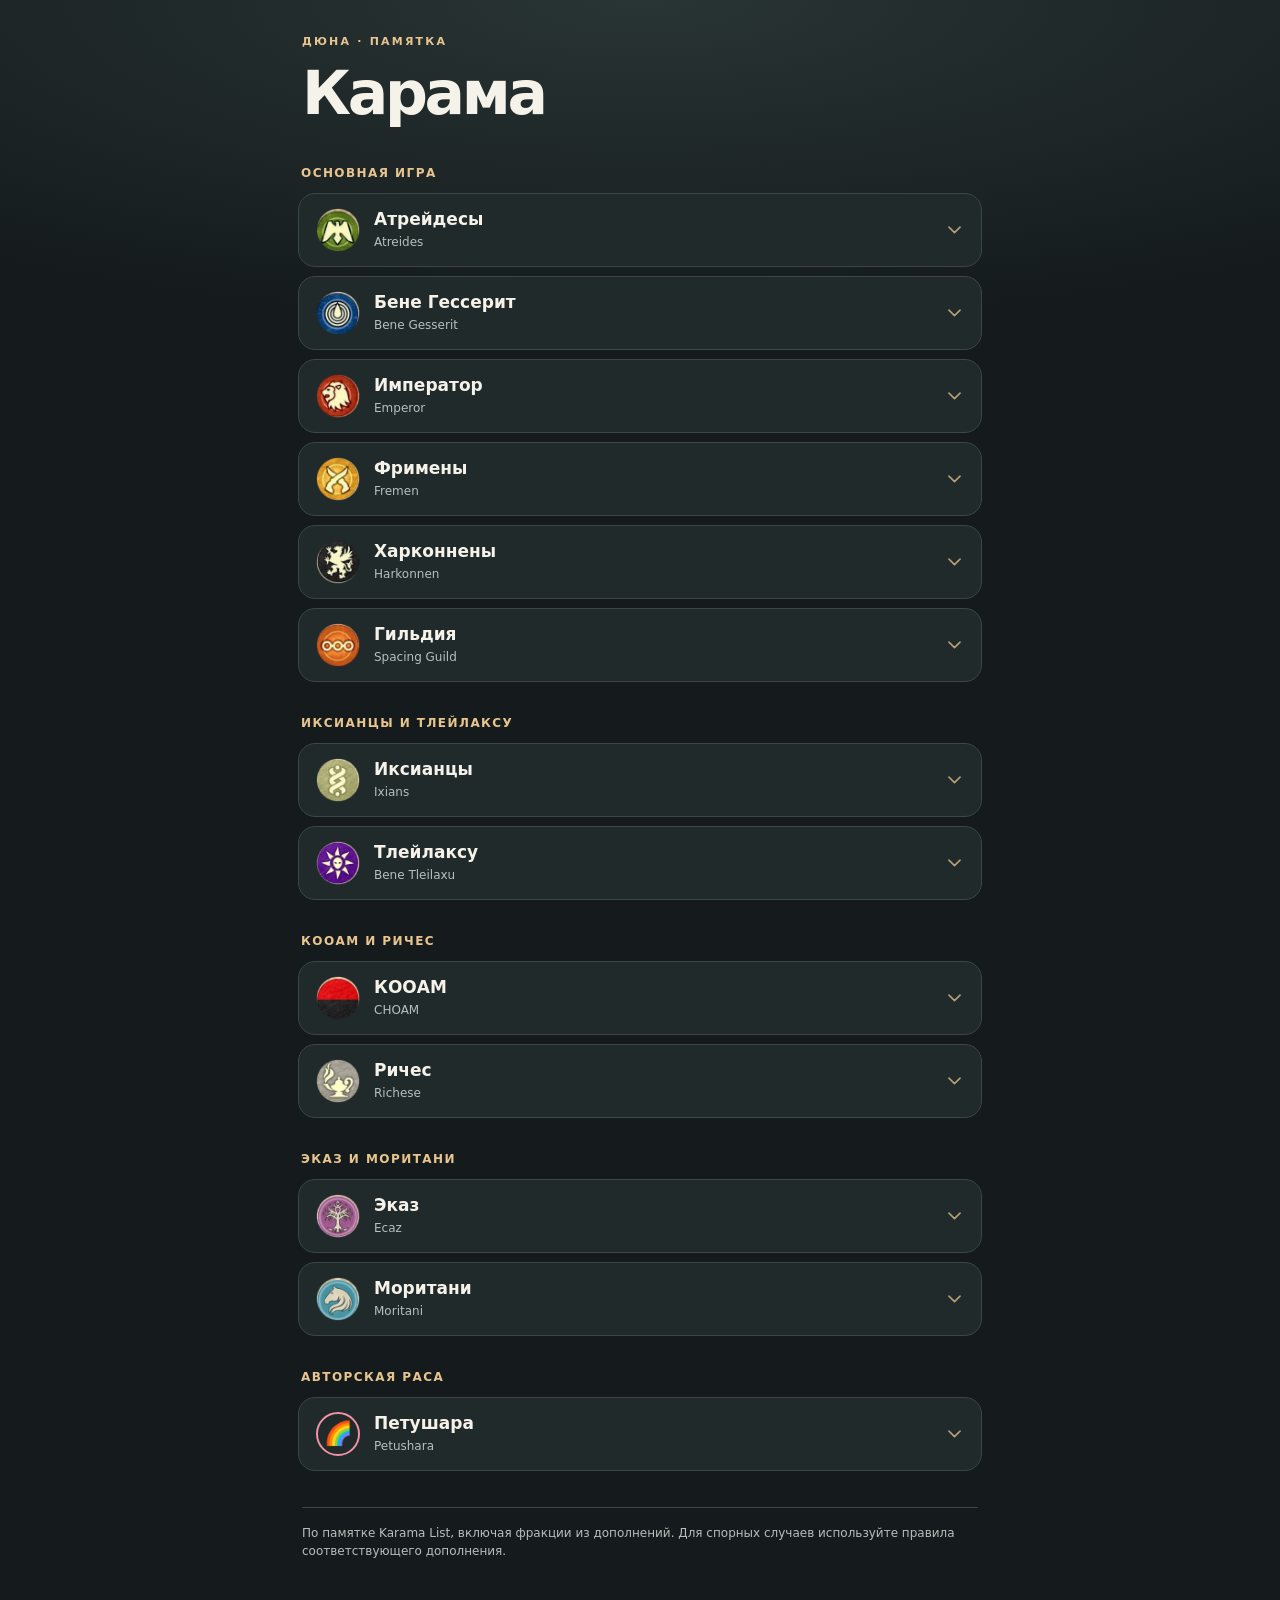
<file: Karama-List/karama-list.html>
<!doctype html>
<html lang="ru">
  <head>
    <meta charset="utf-8" />
    <meta
      name="viewport"
      content="width=device-width, initial-scale=1, viewport-fit=cover"
    />
    <meta name="theme-color" content="#151b1c" />
    <title>Карама — Дюна</title>
    <style>
      :root {
        color-scheme: dark;
        --bg: #151b1c;
        --surface: #212a2b;
        --surface-open: #263132;
        --line: #3a4647;
        --text: #f5f2e9;
        --muted: #b5c0bc;
        --sand: #e8c58f;
      }
      * {
        box-sizing: border-box;
      }
      body {
        margin: 0;
        min-height: 100vh;
        background: radial-gradient(
          ellipse 85% 320px at 50% 0,
          #293435 0,
          var(--bg) 100%
        );
        color: var(--text);
        font:
          16px/1.5 system-ui,
          -apple-system,
          "Segoe UI",
          sans-serif;
        -webkit-text-size-adjust: 100%;
      }
      button {
        font: inherit;
      }
      .page {
        width: min(100%, 720px);
        margin: 0 auto;
        padding: 34px 18px calc(48px + env(safe-area-inset-bottom));
      }
      .hero {
        padding: 0 4px 8px;
      }
      .eyebrow {
        margin: 0 0 11px;
        color: var(--sand);
        font-size: 11px;
        font-weight: 750;
        letter-spacing: 0.2em;
        text-transform: uppercase;
      }
      h1 {
        margin: 0;
        font-size: clamp(42px, 10vw, 60px);
        font-weight: 730;
        letter-spacing: -0.055em;
        line-height: 1.04;
      }
      .intro {
        max-width: 47ch;
        margin: 16px 0 0;
        color: var(--muted);
        font-size: 15px;
        line-height: 1.55;
      }
      .group {
        margin-top: 32px;
      }
      .group-head {
        margin: 0 3px 11px;
        color: var(--sand);
        font-size: 12px;
        font-weight: 750;
        letter-spacing: 0.12em;
        text-transform: uppercase;
      }
      .cards {
        display: grid;
        gap: 9px;
      }
      .card {
        overflow: hidden;
        border: 1px solid var(--line);
        border-radius: 17px;
        background: var(--surface);
        transition:
          border-color 0.25s ease,
          background-color 0.25s ease,
          box-shadow 0.25s ease;
      }
      .card.is-open {
        border-color: #9d825b;
        background: var(--surface-open);
        box-shadow: 0 9px 30px #00000024;
      }
      .card-trigger {
        display: flex;
        align-items: center;
        gap: 14px;
        width: 100%;
        min-height: 72px;
        padding: 12px 17px;
        border: 0;
        background: transparent;
        color: var(--text);
        text-align: left;
        cursor: pointer;
        touch-action: manipulation;
        -webkit-tap-highlight-color: transparent;
      }
      .card-trigger:focus-visible {
        outline: 2px solid var(--sand);
        outline-offset: -4px;
        border-radius: 16px;
      }
      @media (hover: hover) {
        .card-trigger:hover {
          background: #ffffff08;
        }
      }
      .mark {
        display: grid;
        place-items: center;
        flex: none;
        width: 44px;
        height: 44px;
        overflow: hidden;
        border: 2px solid currentColor;
        border-radius: 50%;
        color: var(--accent);
        font-size: 23px;
        line-height: 1;
      }
      .mark--image {
        border: 0;
      }
      .mark img {
        display: block;
        width: 100%;
        height: 100%;
        object-fit: cover;
      }
      .card-label {
        flex: 1;
        min-width: 0;
      }
      .card-name {
        display: block;
        font-size: 17px;
        font-weight: 680;
        line-height: 1.2;
      }
      .card-subname {
        display: block;
        margin-top: 4px;
        color: var(--muted);
        font-size: 12px;
      }
      .chevron {
        flex: none;
        width: 19px;
        height: 19px;
        color: var(--sand);
        opacity: 0.75;
        transition:
          transform 0.3s ease,
          opacity 0.3s ease;
      }
      .card.is-open .chevron {
        transform: rotate(180deg);
        opacity: 1;
      }
      .panel {
        display: grid;
        grid-template-rows: 0fr;
        visibility: hidden;
        transition:
          grid-template-rows 0.38s cubic-bezier(0.2, 0.8, 0.2, 1),
          visibility 0s linear 0.38s;
      }
      .card.is-open .panel {
        grid-template-rows: 1fr;
        visibility: visible;
        transition:
          grid-template-rows 0.38s cubic-bezier(0.2, 0.8, 0.2, 1),
          visibility 0s;
      }
      .panel-inner {
        min-height: 0;
        overflow: hidden;
      }
      .panel-content {
        margin: 0 17px;
        padding: 17px 0 19px;
        border-top: 1px solid var(--line);
      }
      .panel-title {
        margin: 0 0 4px;
        color: var(--sand);
        font-size: 12px;
        font-weight: 750;
        letter-spacing: 0.1em;
        text-transform: uppercase;
      }
      .rules {
        margin: 0;
        padding: 0;
        list-style: none;
      }
      .rule {
        display: grid;
        grid-template-columns: minmax(100px, 30%) minmax(0, 1fr);
        gap: 15px;
        padding: 12px 0;
        border-bottom: 1px solid #ffffff14;
      }
      .rule:last-child {
        border-bottom: 0;
      }
      .term {
        color: #e9cfaa;
        font-size: 13px;
        font-weight: 680;
        line-height: 1.35;
      }
      .meaning {
        font-size: 15px;
        line-height: 1.43;
      }
      .power {
        margin-top: 17px;
        padding: 16px;
        border: 1px solid #816a49;
        border-radius: 13px;
        background: #352e25;
      }
      .power-title {
        display: block;
        margin: 0 0 7px;
        color: var(--sand);
        font-size: 12px;
        font-weight: 750;
        letter-spacing: 0.09em;
        text-transform: uppercase;
      }
      .power p {
        margin: 0;
        font-size: 15px;
        line-height: 1.5;
      }
      .power .none {
        color: var(--muted);
      }
      .source {
        margin: 36px 4px 0;
        padding-top: 16px;
        border-top: 1px solid var(--line);
        color: var(--muted);
        font-size: 12px;
        line-height: 1.5;
      }
      @media (max-width: 440px) {
        .rule {
          grid-template-columns: 1fr;
          gap: 4px;
        }
      }
      @media (prefers-reduced-motion: reduce) {
        .card,
        .chevron,
        .panel,
        .card.is-open .panel {
          transition: none;
        }
      }
    </style>
  </head>
  <body>
    <main class="page">
      <header class="hero">
        <p class="eyebrow">Дюна · памятка</p>
        <h1>Карама</h1>
      </header>
      <div id="groups"></div>
      <p class="source">
        По памятке Karama List, включая фракции из дополнений. Для спорных
        случаев используйте правила соответствующего дополнения.
      </p>
    </main>
    <script>
      const factions = [
        {
          id: "atreides",
          name: "Атрейдесы",
          en: "Atreides",
          group: "base",
          stop: [
            [
              "Торги",
              "Не может посмотреть следующую карту, выставленную на торги.",
            ],
            ["Передвижение", "Не может посмотреть карту Пряности."],
            ["Битва", "Не может увидеть часть боевого плана противника."],
            [
              "Квисатц Хадерах",
              "Не добавляет +2 и не защищает от того, что лидер окажется предателем.",
            ],
          ],
          power: "Можно посмотреть весь боевой план одного игрока.",
        },
        {
          id: "bene-gesserit",
          name: "Бене Гессерит",
          en: "Bene Gesserit",
          group: "base",
          stop: [
            ["Предсказание", "Не действует."],
            ["Духовные наставницы", "Не может бесплатно высадить 1 отряд."],
            ["Голос", "Не может использовать Голос."],
            [
              "Благотворительность",
              "Не получает благотворительную Пряность от КООАМ.",
            ],
            ["Карама", "Не может использовать бесполезную карту как «Караму»."],
            ["Советницы", "Не может бесплатно высадить 1 отряд."],
            ["Бойцы", "Должны оставаться советницами."],
            ["Вторжение", "Не может перевернуть бойцов в советниц."],
            ["Битва", "Советницы должны остаться советницами."],
          ],
          power: null,
        },
        {
          id: "emperor",
          name: "Император",
          en: "Emperor",
          group: "base",
          stop: [
            ["Торги", "Плата уходит в Банк Пряности."],
            ["Сардаукары", "Считаются как один обычный отряд."],
          ],
          power: "Можно бесплатно возродить до 3 отрядов или одного лидера.",
        },
        {
          id: "fremen",
          name: "Фримены",
          en: "Fremen",
          group: "base",
          stop: [
            ["Передвижение", "Может передвинуться только на одну территорию."],
            ["Шай-Хулуд", "Отряды погибают."],
            ["Условие победы", "Не действует."],
            ["Буря", "Не может посмотреть карту бури."],
            [
              "Черви",
              "Не может разместить дополнительных червей в этом раунде.",
            ],
            ["Потери от бури", "Все отряды погибают от бури."],
            ["Федайкины", "Каждый считается за один обычный отряд."],
            [
              "Битвы",
              "Должен заплатить Пряность, чтобы отряды считались в полную силу. Сыграть до установки силы на колесе битвы.",
            ],
          ],
          power:
            "Можно поместить свой жетон песчаного червя на любую песчаную территорию. Он действует как обычный червь.",
        },
        {
          id: "harkonnen",
          name: "Харконнены",
          en: "Harkonnen",
          group: "base",
          stop: [
            ["Предатели", "Не действует."],
            [
              "Карты Предательства",
              "Не получает вторую карту после победы в торгах.",
            ],
            ["Пленные лидеры", "Не может пленить лидера."],
          ],
          power:
            "Можно взять, не глядя, любое число карт из руки одного игрока, вплоть до всей руки. За каждую взятую карту отдайте ему одну свою.",
        },
        {
          id: "guild",
          name: "Гильдия",
          en: "Spacing Guild",
          group: "base",
          stop: [
            [
              "Три вида перевозок",
              "Не может перевозить отряды между территориями планеты или из резерва.",
            ],
            ["Полцены", "Должна платить полную стоимость перевозки."],
            ["Условие победы", "Не действует."],
            ["Перевозка и движение", "Должна действовать в порядке хода."],
          ],
          power:
            "Можно остановить одну перевозку с другой планеты, выполняемую любым игроком.",
        },
        {
          id: "ixians",
          name: "Иксианцы",
          en: "Ixians",
          group: "ix",
          stop: [
            [
              "Движение киборгов и субоидов",
              "Не могут пройти больше одной территории.",
            ],
            [
              "Торги",
              "Не могут посмотреть карты Предательства и убрать одну из них.",
            ],
            ["Киборги в битве", "Каждый считается за один обычный отряд."],
            ["Субоиды в битве", "Не могут заменить погибших киборгов."],
            ["Технология", "Не может заменить карту Предательства."],
            ["Сила субоидов", "Не действует."],
            [
              "Скрытая мобильная крепость",
              "Не может передвигаться или собирать Пряность.",
            ],
          ],
          power:
            "В свою фазу перевозки и движения можно передвинуть Скрытую мобильную крепость на 2 территории и также совершить обычное движение.",
        },
        {
          id: "tleilaxu",
          name: "Тлейлаксу",
          en: "Bene Tleilaxu",
          group: "ix",
          stop: [
            [
              "Лицевые танцоры",
              "Не могут заменять Лицевых танцоров в фазу Ментата. Остальные эффекты Лицевых танцоров остановить нельзя.",
            ],
            [
              "Возрождение",
              "Предел — 3 отряда; за платное возрождение взимается полная цена, бесплатное остаётся бесплатным; платежи идут в Банк Пряности; нельзя возрождать лидеров раньше обычного.",
            ],
            ["Гхолы", "В этом ходу не может возродить лидера другого игрока."],
          ],
          power:
            "Можно помешать игроку выполнить возрождение отрядов и/или лидеров.",
        },
        {
          id: "choam",
          name: "КООАМ",
          en: "CHOAM",
          group: "choam",
          stop: [
            [
              "Благотворительность",
              "Не получает Пряность от благотворительности, кроме обычной благотворительности КООАМ. Выплаты другим игрокам идут из Банка Пряности.",
            ],
            [
              "Карты Предательства",
              "Не может сбросить карту ради Пряности; не может сбросить бесполезную карту в этой фазе ради её особого эффекта.",
            ],
            [
              "Возрождение",
              "Может возродить не более 3 отрядов (или 5, если позволяет Тлейлаксу) и должен заплатить 2 Пряности за каждый.",
            ],
            [
              "Инфляция",
              "Не может сыграть жетон инфляции в фазу Ментата. Это не мешает перевернуть жетон в следующем ходу.",
            ],
            ["Отряды", "Не получает плату Пряностью за отряды в битве."],
            ["Аудитор", "Не может провести аудит."],
          ],
          power:
            "В любое время можно сбросить любое число своих карт Предательства, включая бесполезные, и получить по 3 Пряности за каждую.",
        },
        {
          id: "richese",
          name: "Ричес",
          en: "Richese",
          group: "choam",
          stop: [
            [
              "Торги",
              "Не может выставить на торги карту Предательства Ричес. Сыграть в начале раунда торгов.",
            ],
            [
              "Невидимое поле",
              "Не может использовать жетон Невидимого поля для перевозки.",
            ],
            ["Чёрный рынок", "Не может продать карту из руки."],
          ],
          power:
            "В любое время можно заплатить 3 Пряности и купить одну из своих карт Предательства Ричес, тайно выбрав какую.",
        },
        {
          id: "ecaz",
          name: "Эказ",
          en: "Ecaz",
          group: "ecaz",
          stop: [
            ["Послы", "В этом ходу не может размещать послов."],
            [
              "Совместное владение",
              "Сыграть до составления боевых планов. Фракция, участвующая в битве, должна выставить на колесе силу своих отрядов; отряды союзника считаются за 0. Не действует на Эказ и союзника при победе с 3 крепостями.",
            ],
            ["Верность", "Не действует."],
            [
              "Сбор",
              "Эказ не получает Пряность за совместное владение крепостями. Союзник получает её как обычно.",
            ],
          ],
          power:
            "Если в битве вы не сыграли ни оружие, ни защиту, можно прибавить к числу на боевом колесе разницу между значениями на дисках лидеров — вашего и противника.",
        },
        {
          id: "moritani",
          name: "Моритани",
          en: "Moritani",
          group: "ecaz",
          stop: [
            ["Террор", "Не может разместить или передвинуть жетон террора."],
            [
              "Герцог Видал",
              "Не может получить герцога Видала; не действует, если он уже у Моритани.",
            ],
            ["Убийство лидеров", "Не действует."],
            [
              "Враг моего врага",
              "Не может заключить союз, но всё ещё может открыть жетон.",
            ],
          ],
          power:
            "Если проиграли битву, заставьте противника сбросить или оставить любые либо все карты Предательства, которые он сыграл.",
        },
        {
          id: "dice",
          name: "Петушара",
          en: "Petushara",
          group: "extra",
          color: "#ee93a6",
          glyph: "🌈",
          stop: [
            [
              "Кубик",
              "Запретить бросок кубика любому игроку. Сыграть до броска.",
            ],
          ],
          power:
            "После того как увидели результат, можно перебросить кубик — свой, союзника или даже противника. Один раз за игру.",
        },
      ];

      const groups = [
        ["base", "Основная игра"],
        ["ix", "Иксианцы и Тлейлаксу"],
        ["choam", "КООАМ и Ричес"],
        ["ecaz", "Эказ и Моритани"],
        ["extra", "Авторская раса"],
      ];
      const iconImages = {
        atreides:
          "[data-uri]",
        "bene-gesserit":
          "[data-uri]",
        emperor:
          "[data-uri]",
        fremen:
          "[data-uri]",
        harkonnen:
          "[data-uri]",
        ixians:
          "[data-uri]",
        guild:
          "[data-uri]",
        tleilaxu:
          "[data-uri]",
        ecaz: "[data-uri]",
        moritani:
          "[data-uri]",
        choam:
          "[data-uri]",
        richese:
          "[data-uri]",
      };
      const escapeHTML = (text) =>
        String(text).replace(
          /[&<>"']/g,
          (char) =>
            ({
              "&": "&amp;",
              "<": "&lt;",
              ">": "&gt;",
              '"': "&quot;",
              "'": "&#39;",
            })[char],
        );

      const mark = (faction) =>
        iconImages[faction.id]
          ? `<span class="mark mark--image" aria-hidden="true"><img src="${iconImages[faction.id]}" alt=""></span>`
          : `<span class="mark" style="--accent:${faction.color}" aria-hidden="true">${escapeHTML(faction.glyph)}</span>`;

      const rule = ([term, meaning]) =>
        `<li class="rule"><span class="term">${escapeHTML(term)}</span><span class="meaning">${escapeHTML(meaning)}</span></li>`;

      const card = (faction) => `
        <article class="card" data-id="${faction.id}">
          <button class="card-trigger" type="button" id="trigger-${faction.id}"
            aria-expanded="false" aria-controls="panel-${faction.id}">
            ${mark(faction)}
            <span class="card-label"><span class="card-name">${escapeHTML(faction.name)}</span>
              <span class="card-subname">${escapeHTML(faction.en)}</span></span>
            <svg class="chevron" viewBox="0 0 24 24" fill="none" aria-hidden="true">
              <path d="m5 9 7 7 7-7" stroke="currentColor" stroke-width="2" stroke-linecap="round" stroke-linejoin="round" />
            </svg>
          </button>
          <div class="panel" id="panel-${faction.id}" role="region"
            aria-labelledby="trigger-${faction.id}" aria-hidden="true" inert>
            <div class="panel-inner"><div class="panel-content">
              <h3 class="panel-title">Что можно остановить</h3>
              <ul class="rules">${faction.stop.map(rule).join("")}</ul>
              <div class="power"><h3 class="power-title">Особая способность «Карамы»</h3>
                <p class="${faction.power ? "" : "none"}">${escapeHTML(faction.power || "У этой фракции нет особой способности.")}</p>
              </div>
            </div></div>
          </div>
        </article>`;

      const groupsElement = document.getElementById("groups");
      groupsElement.innerHTML = groups
        .map(([id, title]) => {
          const members = factions.filter((faction) => faction.group === id);
          return `<section class="group" aria-labelledby="group-${id}">
          <h2 class="group-head" id="group-${id}">${escapeHTML(title)}</h2>
          <div class="cards">${members.map(card).join("")}</div>
        </section>`;
        })
        .join("");

      function setExpanded(cardElement, expanded) {
        cardElement.classList.toggle("is-open", expanded);
        cardElement
          .querySelector(".card-trigger")
          .setAttribute("aria-expanded", String(expanded));
        const panel = cardElement.querySelector(".panel");
        panel.setAttribute("aria-hidden", String(!expanded));
        panel.toggleAttribute("inert", !expanded);
      }

      function updateAddress(preferredId) {
        const openCards = [...groupsElement.querySelectorAll(".card.is-open")];
        const currentId = location.hash.slice(1);
        const id = preferredId || (openCards.some((card) => card.dataset.id === currentId)
          ? currentId : openCards[openCards.length - 1]?.dataset.id);
        const url = id ? `#${id}` : location.href.split("#")[0];
        try {
          history.replaceState(null, "", url);
        } catch {
          /* Local file viewers may restrict URL changes. */
        }
      }

      groupsElement.addEventListener("click", (event) => {
        const trigger = event.target.closest(".card-trigger");
        if (!trigger || !groupsElement.contains(trigger)) return;
        const cardElement = trigger.closest(".card");
        const expanded = !cardElement.classList.contains("is-open");
        setExpanded(cardElement, expanded);
        updateAddress(expanded ? cardElement.dataset.id : null);
      });

      const initialId = location.hash.slice(1);
      const initialCard = [...groupsElement.querySelectorAll(".card")].find(
        (element) => element.dataset.id === initialId,
      );
      if (initialCard) setExpanded(initialCard, true);
    </script>
  </body>
</html>
</file>
<file: osmos-lite/style.css>
* { box-sizing: border-box; margin: 0; padding: 0 }

html, body {
  height: 100%;
  overflow: hidden;
  overscroll-behavior: none;
  /* Сплошной цвет, а не градиент: по нему Safari красит свои панели сверху и снизу.
     Без него iOS считает фон белым и рисует белые полосы. Сам фон рисует канвас. */
  background-color: #030509;
}

body {
  color: #cfe3ff;
  font: 14px/1.4 -apple-system, BlinkMacSystemFont, "Segoe UI", Roboto, sans-serif;
  user-select: none;
  -webkit-user-select: none;
  -webkit-touch-callout: none;
  -webkit-tap-highlight-color: transparent;
  -webkit-text-size-adjust: 100%;
}

canvas {
  position: fixed;
  top: 0;
  left: 0;
  display: block;
  width: 100%;
  height: 100%;
  height: 100lvh;   /* до самого низа экрана, и под полупрозрачной панелью Safari */
  touch-action: none;
  cursor: crosshair;
}

#hint {
  position: fixed;
  left: 50%;
  bottom: calc(26px + env(safe-area-inset-bottom));
  transform: translateX(-50%);
  width: max-content;
  max-width: calc(100% - 150px);   /* справа кнопка меню */
  text-align: center;
  color: rgba(200, 225, 255, .5);
  font-size: 13px;
  letter-spacing: .3px;
  pointer-events: none;
  transition: opacity 1.5s;
}
#hint.hide { opacity: 0 }

#over {
  position: fixed;
  inset: 0;
  display: flex;
  align-items: center;
  justify-content: center;
  padding: 0 24px;
  text-align: center;
  pointer-events: none;
  opacity: 0;
  transition: opacity .8s;
}
#over.show { opacity: 1 }
#over span {
  font-size: 22px;
  letter-spacing: .5px;
  color: #e6f0ff;
  text-shadow: 0 0 18px rgba(120, 180, 255, .55);
}

#debug {
  position: fixed;
  top: calc(10px + env(safe-area-inset-top));
  left: calc(10px + env(safe-area-inset-left));
  font: 12px/1.35 ui-monospace, Consolas, Menlo, monospace;
  color: #8fb4d9;
  pointer-events: none;
  display: none;
}
#debug.show { display: block }

/* --- меню настроек ------------------------------------------------------- */

#menuBtn {
  position: fixed;
  right: calc(16px + env(safe-area-inset-right));
  bottom: calc(16px + env(safe-area-inset-bottom));
  width: 44px;
  height: 44px;
  display: grid;
  place-items: center;
  border-radius: 50%;
  border: 1px solid rgba(140, 190, 255, .22);
  /* без backdrop-filter: под кнопкой канвас меняется каждый кадр, и размытие
     пришлось бы пересчитывать на GPU постоянно */
  background: rgba(12, 20, 36, .7);
  color: rgba(200, 225, 255, .8);
  cursor: pointer;
  touch-action: manipulation;
}
/* Область касания шире видимой кнопки: в углу экрана палец легко промахивается */
#menuBtn::before { content: ""; position: absolute; inset: -10px; border-radius: 50% }
#menuBtn[aria-expanded="true"] { background: rgba(40, 70, 110, .85); color: #e6f0ff }
#menuBtn:focus-visible { outline: 2px solid #6ebeff; outline-offset: 2px }

#menu {
  position: fixed;
  right: calc(16px + env(safe-area-inset-right));
  bottom: calc(70px + env(safe-area-inset-bottom));
  width: min(300px, calc(100vw - 32px));
  max-height: calc(100dvh - 100px - env(safe-area-inset-bottom) - env(safe-area-inset-top));
  overflow-y: auto;
  padding: 14px 16px 12px;
  border-radius: 16px;
  border: 1px solid rgba(140, 190, 255, .16);
  background: rgba(10, 16, 30, .88);
  -webkit-backdrop-filter: blur(14px);
  backdrop-filter: blur(14px);
  box-shadow: 0 12px 40px rgba(0, 0, 0, .5);
  color: #cfe3ff;
  font-size: 14px;
  touch-action: manipulation;
}
#menu[hidden] { display: none }
/* В сетевой игре мир под меню не стоит — размытие пересчитывалось бы каждый кадр */
.live #menu { -webkit-backdrop-filter: none; backdrop-filter: none; background: rgba(10, 16, 30, .95) }

.m-title {
  font-size: 12px;
  letter-spacing: .1em;
  text-transform: uppercase;
  color: rgba(200, 225, 255, .5);
}
.m-row {
  display: flex;
  justify-content: space-between;
  align-items: baseline;
  gap: 12px;
  margin-top: 12px;
}
.m-row output { color: #e6f0ff; font-variant-numeric: tabular-nums }
.m-sep {
  margin-top: 16px;
  padding-top: 12px;
  border-top: 1px solid rgba(140, 190, 255, .12);
  font-size: 12px;
  color: rgba(200, 225, 255, .5);
}
.m-sep.pending::after { content: " · tap New world to apply"; color: #8fc8ff }

#menu input[type="range"] {
  width: 100%;
  height: 28px;
  margin-top: 2px;
  accent-color: #5aaef0;
  touch-action: pan-x;
}

.m-chips { display: grid; grid-template-columns: repeat(6, 1fr); gap: 6px; margin-top: 8px }
.m-chips label { position: relative; grid-column: span 2 }
.m-chips label:nth-child(n+4) { grid-column: span 3 }
.m-chips input { position: absolute; opacity: 0; pointer-events: none }
.m-chips span {
  display: block;
  padding: 8px 10px;
  border-radius: 9px;
  border: 1px solid rgba(140, 190, 255, .2);
  background: rgba(40, 60, 90, .5);
  color: #cfe3ff;
  font-size: 13px;
  text-align: center;
  cursor: pointer;
}
.m-chips input:checked + span { background: #2f7fd0; border-color: #4a9ae6; color: #fff }
.m-chips input:focus-visible + span { outline: 2px solid #6ebeff; outline-offset: 2px }
.m-note { margin-top: 6px; font-size: 12px; line-height: 1.35; color: rgba(200, 225, 255, .55) }

.m-players { display: flex; flex-wrap: wrap; gap: 6px 14px; margin-top: 8px; font-size: 13px }
.m-players span { display: inline-flex; align-items: center; gap: 6px }
.m-players i, #netbar i { display: inline-block; width: 10px; height: 10px; border-radius: 50% }
#mp-code { color: #e6f0ff; letter-spacing: .06em }
#menu input[type="range"]:disabled, .m-btns button:disabled { opacity: .35; cursor: default }
.m-chips input:disabled + span { opacity: .35; cursor: default }

#netbar {
  position: fixed;
  top: calc(10px + env(safe-area-inset-top));
  left: 50%;
  transform: translateX(-50%);
  display: flex;
  align-items: center;
  gap: 7px;
  max-width: calc(100vw - 32px);
  padding: 6px 12px;
  border-radius: 14px;
  border: 1px solid rgba(140, 190, 255, .14);
  background: rgba(10, 16, 30, .7);
  color: #cfe3ff;
  font-size: 12px;
  white-space: nowrap;
  pointer-events: none;
}
#netbar[hidden] { display: none }
#netbar i.me { box-shadow: 0 0 0 2px rgba(230, 240, 255, .85) }
#netbar span { margin-left: 3px; overflow: hidden; text-overflow: ellipsis }

.m-switch { align-items: center }
.m-switch input {
  -webkit-appearance: none;
  appearance: none;
  flex: none;
  position: relative;
  width: 42px;
  height: 24px;
  border-radius: 12px;
  background: rgba(140, 170, 210, .25);
  cursor: pointer;
  transition: background .2s;
}
.m-switch input::after {
  content: "";
  position: absolute;
  top: 3px;
  left: 3px;
  width: 18px;
  height: 18px;
  border-radius: 50%;
  background: #e6f0ff;
  transition: transform .2s;
}
.m-switch input:checked { background: #3d8fd6 }
.m-switch input:checked::after { transform: translateX(18px) }
.m-switch input:focus-visible { outline: 2px solid #6ebeff; outline-offset: 2px }
.m-switch input:disabled { opacity: .35; cursor: default }
.m-last { margin-top: 14px }

.m-btns { display: flex; gap: 8px; margin-top: 14px }
.m-btns button {
  flex: 1;
  padding: 11px 0;
  border-radius: 10px;
  border: 1px solid rgba(140, 190, 255, .2);
  background: rgba(40, 60, 90, .5);
  color: #e6f0ff;
  font-family: inherit;
  font-size: 14px;
  font-weight: 600;
  line-height: 1;
  cursor: pointer;
}
.m-btns button:active { transform: translateY(1px) }
#b-new.pending { background: #2f7fd0; border-color: #4a9ae6 }
</file>
<file: Snake3D/style.css>
@font-face {
  font-family: "Tomorrow";
  src: url("fonts/Tomorrow-Regular.ttf") format("truetype");
  font-display: block;
}

/* One unit is one pixel of the original 1024-wide Unity canvas. */
:root {
  --u: min(calc(100vw / 1024), calc(100vh / 560));
  --menu-font: "Liberation Sans", Arial, Helvetica, sans-serif;
  --button: rgb(43 55 108);
  --button-hover: rgb(245 245 245);
}
@media (orientation: portrait) {
  :root { --u: calc(100vw / 600); }
}

* { box-sizing: border-box; }
html, body {
  margin: 0;
  width: 100%;
  height: 100%;
  overflow: hidden;
  background: #000;
  color: #fff;
  font-family: var(--menu-font);
  -webkit-user-select: none;
  user-select: none;
  -webkit-tap-highlight-color: transparent;
  touch-action: none;
}
#app { position: fixed; inset: 0; }
#game { position: absolute; inset: 0; width: 100%; height: 100%; display: block; touch-action: none; }
.hidden { display: none !important; }
button { font: inherit; color: inherit; }

/* ---------- HUD ---------- */
#hud { position: absolute; inset: 0; pointer-events: none; }
#hud .top {
  position: absolute;
  left: 0;
  right: 0;
  top: env(safe-area-inset-top, 0);
  height: calc(76 * var(--u));
  display: flex;
  gap: calc(12.3 * var(--u));
}
#hud .third { flex: 1 1 0; position: relative; min-width: 0; }
#hud .third.state { flex: 0 0 auto; min-width: calc(333 * var(--u)); }
#hud .state { display: flex; flex-direction: column; align-items: stretch; justify-content: flex-start; gap: calc(5 * var(--u)); }
#score {
  font-family: "Tomorrow", var(--menu-font);
  font-size: calc(70.3 * var(--u));
  line-height: calc(66 * var(--u));
  text-align: center;
  letter-spacing: 0.02em;
}
#hud .power { height: calc(10 * var(--u)); margin: 0 calc(1 * var(--u)); background: rgb(158 158 158 / 0.54); }
#hud .power div { height: 100%; width: 100%; background: rgb(140 161 255); }
#hud .combo { display: flex; align-items: center; }
#mult { font-family: "Tomorrow", var(--menu-font); font-size: calc(43.75 * var(--u)); }
#popups { overflow: visible; }
#found {
  position: absolute;
  left: 50%;
  top: calc(env(safe-area-inset-top, 0px) + 84 * var(--u));
  transform: translateX(-50%);
  font-family: "Tomorrow", var(--menu-font);
  font-size: max(16px, calc(34 * var(--u)));
  white-space: nowrap;
  text-shadow: 0 2px 8px #000;
}
#start-prompt { position: absolute; left: 50%; bottom: 12%; transform: translateX(-50%); font-size: max(18px, calc(26 * var(--u))); text-shadow: 0 2px 8px #000; white-space: nowrap; }
.popup {
  position: absolute;
  left: 50%;
  top: 50%;
  font-family: "Tomorrow", var(--menu-font);
  font-size: calc(36 * var(--u));
  transform: translate(-50%, -50%);
  white-space: nowrap;
  text-shadow: 0 0 calc(6 * var(--u)) rgb(255 255 255 / 0.4);
}
#pause-button {
  position: absolute;
  right: 0;
  top: env(safe-area-inset-top, 0);
  width: calc(60 * var(--u));
  height: calc(60 * var(--u));
  min-width: 44px;
  min-height: 44px;
  border: 0;
  padding: 0;
  background: url("ui/ring.png") center / contain no-repeat;
  pointer-events: auto;
  cursor: pointer;
}
#pause-button span { font-size: max(10px, calc(12 * var(--u))); }
/* Options > Boost button: held down, the snake boosts like the boost key. */
#boost-button {
  position: absolute;
  left: 50%;
  bottom: calc(env(safe-area-inset-bottom, 0px) + max(14px, calc(24 * var(--u))));
  width: clamp(104px, calc(180 * var(--u)), 192px);
  height: clamp(104px, calc(180 * var(--u)), 192px);
  display: flex;
  flex-direction: column;
  align-items: center;
  justify-content: center;
  gap: 0.35em;
  border: 0;
  border-radius: 50%;
  padding: 0;
  background: url("ui/ring.png") center / contain no-repeat, radial-gradient(circle, rgb(20 40 60 / 0.45) 0 58%, transparent 60%);
  font-family: "Tomorrow", var(--menu-font);
  font-size: clamp(15px, calc(24 * var(--u)), 24px);
  letter-spacing: 0.08em;
  text-transform: uppercase;
  opacity: 0.7;
  transform: translateX(-50%);
  transition: opacity 0.1s, transform 0.1s, filter 0.1s;
  pointer-events: auto;
  touch-action: none;
  -webkit-touch-callout: none;
  cursor: pointer;
}
#boost-button::before {
  content: "";
  width: 0.9em;
  height: 0.9em;
  margin-top: 0.4em;
  border: solid rgb(125 255 238);
  border-width: 0.2em 0.2em 0 0;
  transform: rotate(-45deg);
}
#boost-button.held { opacity: 1; transform: translateX(-50%) scale(0.93); filter: drop-shadow(0 0 10px rgb(125 255 238 / 0.7)); }
#start-prompt:not(.hidden) ~ #boost-button { display: none; }

/* ---------- Menus ---------- */
#menu {
  position: absolute;
  inset: 0;
  display: flex;
  align-items: center;
  justify-content: center;
  padding: 16px;
}
#menu.overlay { background: rgb(0 0 0 / 0.39); }
.panel {
  width: min(calc(768 * var(--u)), 100%);
  min-width: min(300px, 100%);
  display: flex;
  flex-direction: column;
  gap: max(5px, calc(5 * var(--u)));
  font-size: max(15px, calc(20.3 * var(--u)));
}
.panel h2 {
  margin: 0 0 max(6px, calc(8 * var(--u)));
  font-weight: 400;
  font-size: max(24px, calc(36 * var(--u)));
  text-align: center;
}
.panel button {
  height: max(36px, calc(30 * var(--u)));
  border: 0;
  background: var(--button);
  color: #fff;
  cursor: pointer;
  transition: background 0.12s, color 0.12s;
}
.panel button:hover, .panel button:focus-visible { background: var(--button-hover); color: var(--button); outline: none; }
.panel button:active { background: rgb(200 200 200); color: var(--button); }
.panel button:disabled { color: rgb(255 255 255 / 0.4); cursor: default; background: var(--button); }
.panel button.selected { background: var(--button-hover); color: var(--button); }
.panel .space { height: max(14px, calc(20 * var(--u))); }
.panel .row { display: flex; gap: max(10px, calc(20 * var(--u))); }
.panel .row button { flex: 1 1 0; }
.panel .label { text-align: center; font-size: max(17px, calc(24 * var(--u))); margin-top: max(4px, calc(6 * var(--u))); }
/* Select Level: the drop-down of every map, in the look of the menu buttons. */
#level-select {
  height: max(40px, calc(40 * var(--u)));
  padding: 0 2.2em 0 0.8em;
  border: 0;
  border-radius: 0;
  background: var(--button) url("data:image/svg+xml,%3Csvg xmlns='http://www.w3.org/2000/svg' viewBox='0 0 12 8'%3E%3Cpath d='M1 1l5 5 5-5' fill='none' stroke='white' stroke-width='2'/%3E%3C/svg%3E") right 0.8em center / 0.9em no-repeat;
  color: #fff;
  font: inherit;
  text-align-last: center;
  -webkit-appearance: none;
  appearance: none;
  cursor: pointer;
}
#level-select:focus-visible { outline: 2px solid var(--button-hover); outline-offset: 2px; }
#level-select option { background: #1b2248; color: #fff; }
.panel input[type="range"]:disabled, .panel .row button:disabled { opacity: 0.35; cursor: default; }
.panel input[type="range"] { width: 100%; margin: 0; accent-color: rgb(43 55 108); height: max(28px, calc(30 * var(--u))); }
/* Options: a name on the left, its control on the right. */
.panel .settings {
  display: grid;
  grid-template-columns: auto 1fr;
  align-items: center;
  column-gap: max(14px, calc(24 * var(--u)));
  row-gap: max(8px, calc(10 * var(--u)));
}
.panel .settings > label, .panel .settings > span { font-size: max(16px, calc(24 * var(--u))); white-space: nowrap; }
.logo {
  text-align: center;
  font-family: "Tomorrow", var(--menu-font);
  font-size: max(40px, calc(84 * var(--u)));
  letter-spacing: 0.12em;
  line-height: 1;
  margin-bottom: max(18px, calc(30 * var(--u)));
  color: #fff;
  text-shadow: 0 0 18px rgb(0 255 220 / 0.55), 0 0 4px rgb(0 255 220 / 0.9);
}
.level-card {
  display: flex;
  align-items: center;
  justify-content: center;
  gap: max(14px, calc(24 * var(--u)));
  padding: max(8px, calc(12 * var(--u))) 0;
  font-size: max(17px, calc(24 * var(--u)));
  text-align: center;
}
#level-preview { width: max(96px, calc(150 * var(--u))); height: max(96px, calc(150 * var(--u))); image-rendering: pixelated; background: #000; }
#level-kind { color: rgb(125 255 238); margin-top: 0.3em; }
#level-count { font-size: max(14px, calc(18 * var(--u))); color: rgb(255 255 255 / 0.6); margin: 0 0 max(6px, calc(8 * var(--u))); }
#level-count .done { color: rgb(125 255 238); }
#complete-level { color: rgb(125 255 238); }
/* Level Complete: the results, a name on the left and its value on the right. */
.panel .results {
  display: grid;
  grid-template-columns: 1fr auto;
  row-gap: max(6px, calc(8 * var(--u)));
  margin: max(8px, calc(12 * var(--u))) 0 max(14px, calc(20 * var(--u)));
  font-size: max(17px, calc(24 * var(--u)));
}
.panel .results > span:nth-child(even) { font-family: "Tomorrow", var(--menu-font); text-align: right; }

#fade { position: absolute; inset: 0; background: #000; opacity: 1; pointer-events: none; transition: opacity 1s linear; }
#fps { position: absolute; left: calc(12px + env(safe-area-inset-left)); bottom: calc(10px + env(safe-area-inset-bottom)); font: 12px/1 ui-monospace, Menlo, Consolas, monospace; color: rgb(220 235 255 / 0.85); text-shadow: 0 1px 3px #000; pointer-events: none; white-space: nowrap; }
#hud.no-score .state, #hud.no-score .combo { visibility: hidden; }
</file>
